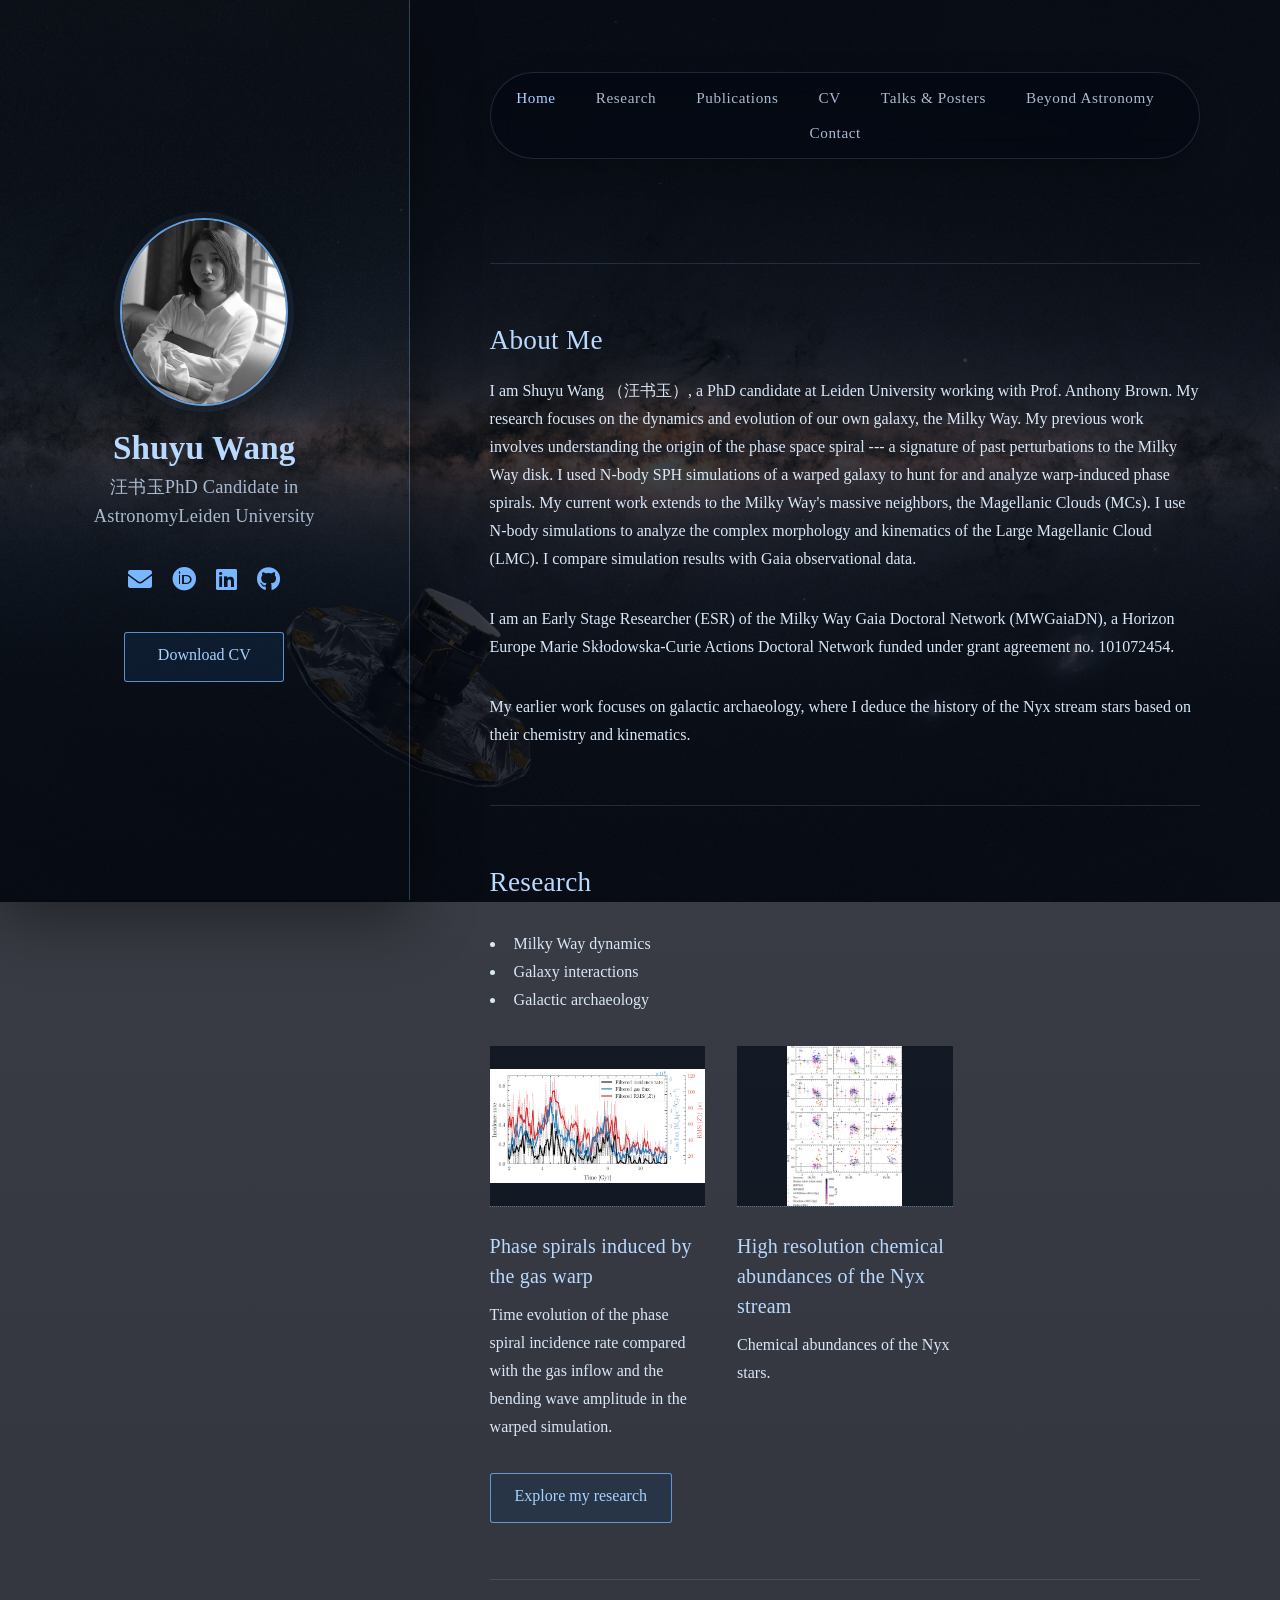
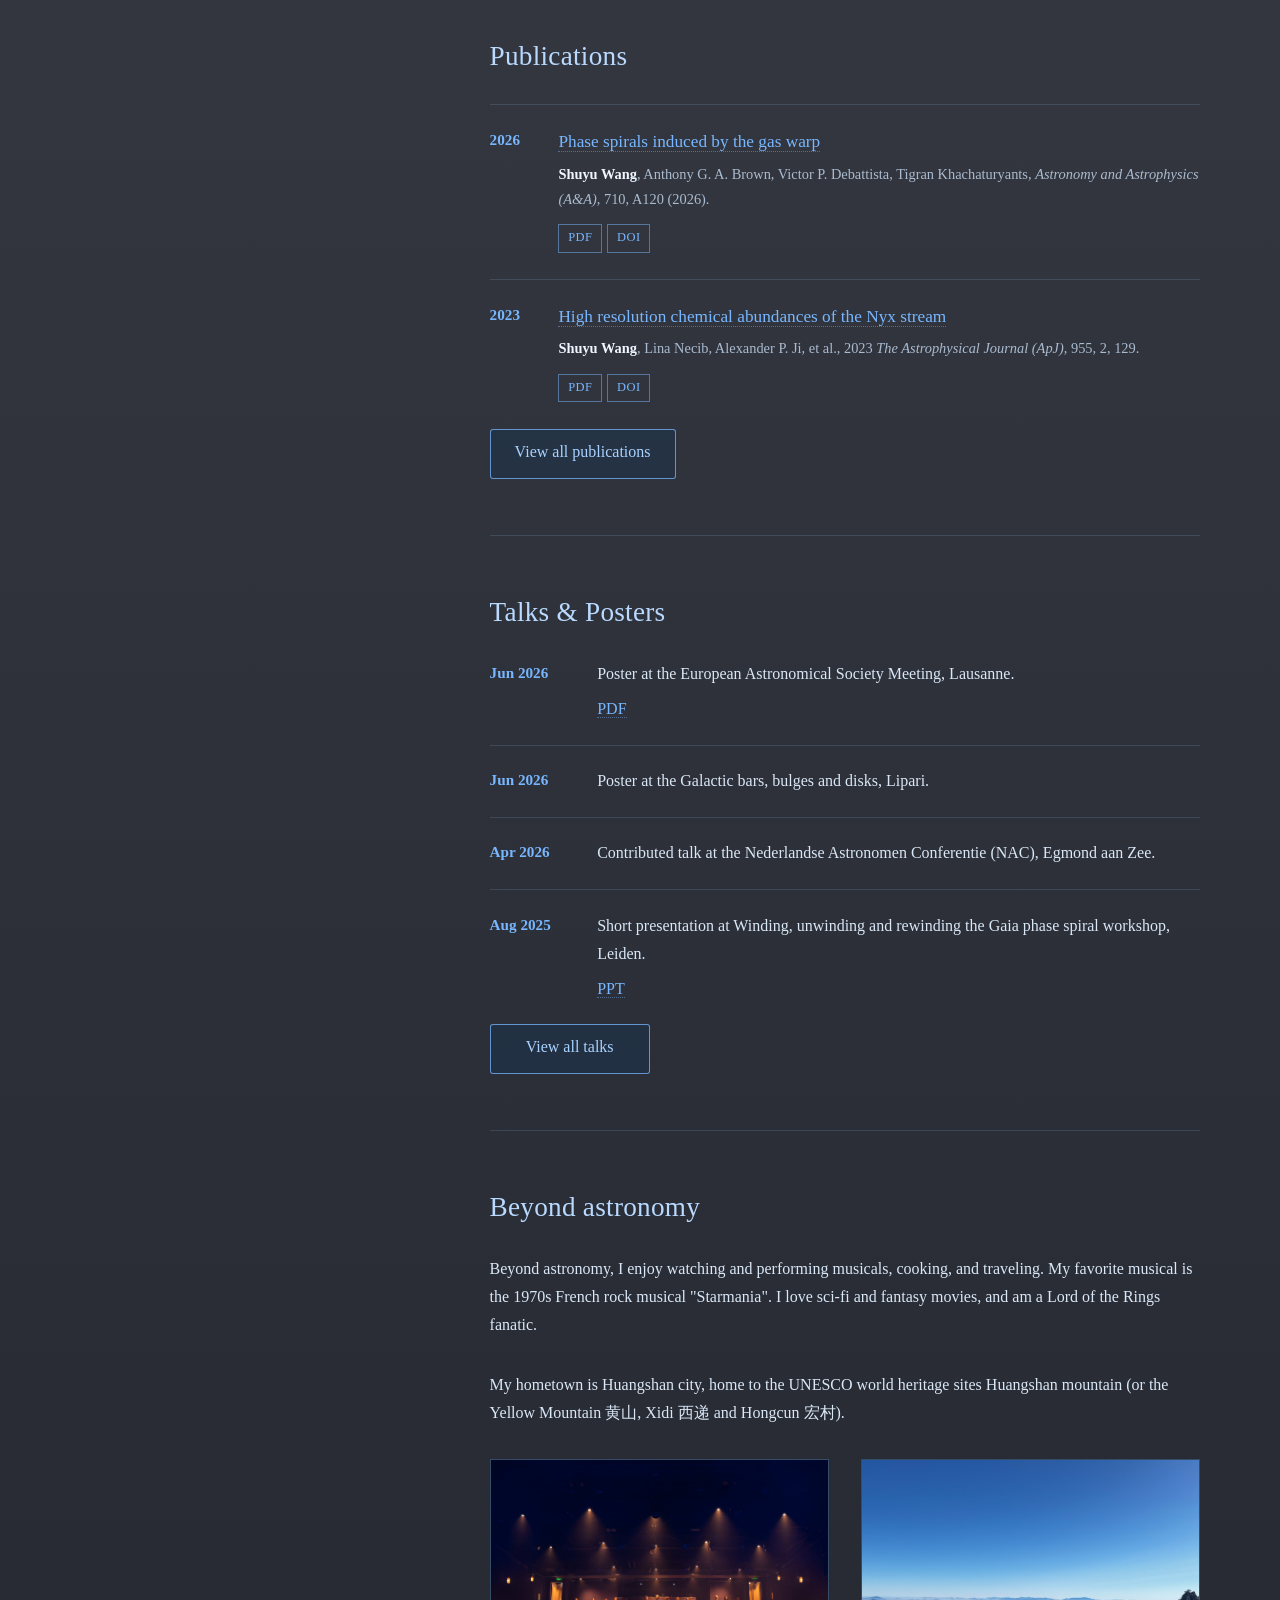
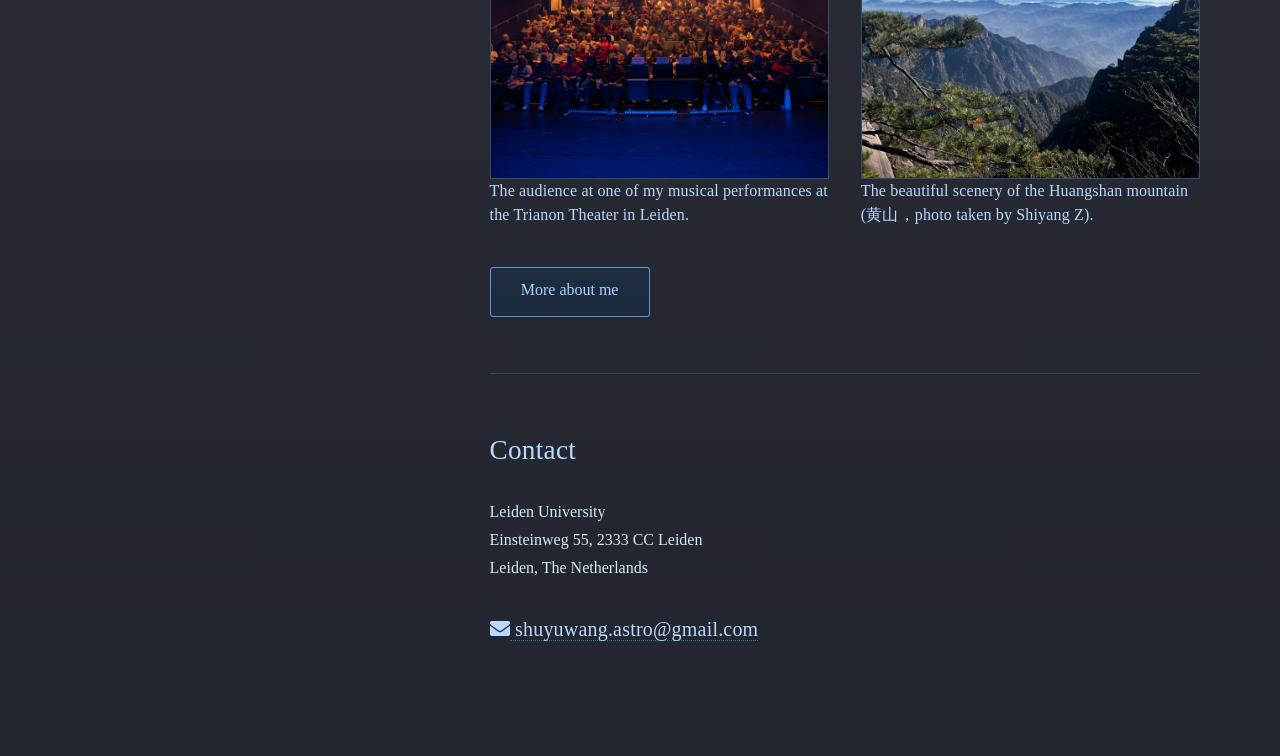
<file: index.html>
<!DOCTYPE HTML>
<html>
<head>
  <title>Shuyu Wang — Astronomy</title>
  <meta charset="utf-8" />
  <meta name="viewport" content="width=device-width, initial-scale=1, user-scalable=no" />
  <link rel="stylesheet" href="assets/css/main.css" />
  <link rel="stylesheet" href="assets/css/custom.css" />
</head>
<body class="is-preload">
  <header id="header">
    <div class="inner">
      <a href="index.html" class="image avatar"><img src="images/avatar.JPG" alt="Shuyu Wang" /></a>
      <h1><strong>Shuyu Wang</strong>汪书玉<br />PhD Candidate in Astronomy<br />Leiden University</h1>
      </ul>
      <ul class="icons">
        <li><a href="mailto:shuyuwang.astro@gmail.com" class="icon solid fa-envelope"><span class="label">Email</span></a></li>
        <li><a href="https://orcid.org/0000-0001-6663-5605" class="icon brands fa-orcid"><span class="label">ORCID</span></a></li>
        <li><a href="www.linkedin.com/in/shuyu-wang-9255a6138" class="icon brands fa-linkedin"><span class="label">LinkedIn</span></a></li>
        <li><a href="https://github.com/shuyuw-astro" class="icon brands fa-github"><span class="label">Github</span></a></li>
      </ul>
      <a href="files/CV.pdf?v=20261027" class="button">Download CV</a>
    </div>
  </header>

  <main id="main">
    <nav aria-label="Main navigation">
      <ul class="academic-nav">
        <li><a class="active" href="index.html">Home</a></li>
        <li><a href="research.html">Research</a></li>
        <li><a href="publications.html">Publications</a></li>
        <li><a href="cv.html">CV</a></li>
        <li><a href="talk.html">Talks &amp; Posters</a></li>
        <li><a href="interests.html">Beyond Astronomy</a></li>
        <li><a href="#contact">Contact</a></li>
      </ul>
    </nav>

    <section id="about" class="intro">
      <h2>About Me</h2>
      <p>I am Shuyu Wang （汪书玉）, a PhD candidate at Leiden University working with Prof. Anthony Brown. My research focuses on the dynamics and evolution of our own galaxy, the Milky Way. My previous work involves understanding the origin of the phase space spiral --- a signature of past perturbations to the Milky Way disk. I used N-body SPH simulations of a warped galaxy to hunt for and analyze warp-induced phase spirals. My current work extends to the Milky Way's massive neighbors, the Magellanic Clouds (MCs). I use N-body simulations to analyze the complex morphology and kinematics of the Large Magellanic Cloud (LMC). I compare simulation results with Gaia observational data. </p>
      <p> I am an Early Stage Researcher (ESR) of the Milky Way Gaia Doctoral Network (MWGaiaDN), a Horizon Europe Marie Skłodowska-Curie Actions Doctoral Network funded under grant agreement no. 101072454. </p>
      <p>My earlier work focuses on galactic archaeology, where I deduce the history of the Nyx stream stars based on their chemistry and kinematics.  </p>
    </section>

    <section id="research">
      <h2>Research</h2>
      <article class="research">
      <ul class="sidebar-list">
        <li>Milky Way dynamics</li>
        <li>Galaxy interactions</li>
        <li>Galactic archaeology</li>
      </article>
      <div class="row research-grid">

    <!-- Project 1 -->
    <article class="col-4 col-12-small research-card">

        <a href="research.html#project1" class="research-image">
            <img src="images/fulls/Fig7.png" alt="Research plot from Project 1" />
        </a>

        <h3>Phase spirals induced by the gas warp</h3>

        <p>
            Time evolution of the phase spiral incidence rate compared with the gas inflow and the bending wave amplitude in the warped simulation.
        </p>

    </article>


    <!-- Project 2 -->
    <article class="col-4 col-12-small research-card">

        <a href="research.html#project2" class="research-image">
            <img src="images/fulls/apjacec4df3_lr.jpg" alt="Research plot from Project 2" />
        </a>

        <h3>High resolution chemical abundances of the Nyx stream</h3>

        <p>
            Chemical abundances of the Nyx stars.
        </p>

    </article>


    <!-- Project 3 -->
      </div>

      <ul class="actions"><li><a href="research.html" class="button">Explore my research</a></li></ul>

    </section>

    <section id="publications">
      <h2>Publications</h2>
      <article class="publication">
        <div class="pub-year">2026</div><div class="pub-body"><div class="pub-title"><a href="#">Phase spirals induced by the gas warp</a></div><div class="pub-meta"><strong>Shuyu Wang</strong>, Anthony G. A. Brown, Victor P. Debattista, Tigran Khachaturyants, <em>Astronomy and Astrophysics (A&A)</em>, 710, A120 (2026).</div><div class="pub-links"><a href="https://www.aanda.org/articles/aa/pdf/2026/06/aa58812-25.pdf">PDF</a><a href="https://www.aanda.org/articles/aa/full_html/2026/06/aa58812-25/aa58812-25.html">DOI</a></div></div>
      </article>
      <article class="publication">
        <div class="pub-year">2023</div><div class="pub-body"><div class="pub-title"><a href="#">High resolution chemical abundances of the Nyx stream</a></div><div class="pub-meta"><strong>Shuyu Wang</strong>, Lina Necib, Alexander P. Ji, et al., 2023 <em>The Astrophysical Journal (ApJ)</em>, 955, 2, 129.</div><div class="pub-links"><a href="https://iopscience.iop.org/article/10.3847/1538-4357/acec4d/pdf">PDF</a><a href="https://iopscience.iop.org/article/10.3847/1538-4357/acec4d">DOI</a></div></div>
      </article>
      <ul class="actions"><li><a href="publications.html" class="button">View all publications</a></li></ul>
    </section>

    <section id="talk">
        <h2>Talks &amp; Posters</h2>

        <div class="talk-item">
            <div class="talk-date">Jun 2026</div>
            <div class="talk-body">
                <div class="talk-title"> Poster at the European Astronomical Society Meeting, Lausanne. </div>
                <div class="talk-links"> <a href="https://k-poster.kuoni-congress.info/eas-2026/gallery#/poster/9EE08125-BA98-4F7D-B8D1-A7FD442FC8D4" target="_blank" rel="noopener"> PDF</a>
                </div>
            </div>
        </div>
        <div class="talk-item">
            <div class="talk-date">Jun 2026</div>
            <div class="talk-body">
                <div class="talk-title"> Poster at the Galactic bars, bulges and disks, Lipari. </div>
            </div>
        </div>
        <div class="talk-item">
            <div class="talk-date">Apr 2026</div>
            <div class="talk-body">
                <div class="talk-title"> Contributed talk at the Nederlandse Astronomen Conferentie (NAC), Egmond aan Zee. </div>
            </div>
        </div>
        <div class="talk-item">
            <div class="talk-date">Aug 2025</div>
            <div class="talk-body">
                <div class="talk-title"> Short presentation at Winding, unwinding and rewinding the Gaia phase spiral workshop, Leiden. </div>
                <div class="talk-links"> <a href="https://docs.google.com/presentation/d/1dE7azuB1MmMVOlu1eE8iKZ1oN2tf2-sN/edit?slide=id.p1#slide=id.p1" target="_blank" rel="noopener"> PPT</a>
                </div>
            </div>
        </div>        
      <ul class="actions"><li><a href="talk.html" class="button">View all talks</a></li></ul>        
    </section>
    
    <section id="interests">
      <h2>Beyond astronomy</h2>
      <p>Beyond astronomy, I enjoy watching and performing musicals, cooking, and traveling. My favorite musical is the 1970s French rock musical "Starmania". I love sci-fi and fantasy movies, and am a Lord of the Rings fanatic. </p>
      <p>My hometown is Huangshan city, home to the UNESCO world heritage sites Huangshan mountain (or the Yellow Mountain 黄山, Xidi 西递 and Hongcun 宏村). </p>      
      <div class="row interest-grid">
 <article class="col-6 col-12-xsmall work-item interest-card">
  <div class="interest-panel">
      <div class="interest-slides">
    <img src="images/fulls/LAK.jpg" alt="Photography 1" />
    </div>
    </div>    
    <h3>The audience at one of my musical performances at the Trianon Theater in Leiden.</h3>
    </article>
        
 <article class="col-6 col-12-xsmall work-item interest-card">
  <div class="interest-panel">
        <div class="interest-slides">
    <img src="images/fulls/IMG_HS1.jpeg" alt="Photography 1" />
    </div>
        </div>    
    <h3>The beautiful scenery of the Huangshan mountain (黄山，photo taken by Shiyang Z).</h3>
    </article>
     </div>
     
      <ul class="actions"><li><a href="interests.html" class="button">More about me</a></li></ul>

    </section>


    <section id="contact">
      <h2>Contact</h2>
      <p>Leiden University<br />Einsteinweg 55, 2333 CC Leiden<br />Leiden, The Netherlands</p>
      <p><h3 class="icon solid fa-envelope"><span class="label">Email</span><a href="mailto:shuyuwang.astro@gmail.com"> shuyuwang.astro@gmail.com</a></h3></p>
    </section>
  </main>

  <script src="assets/js/jquery.min.js"></script>
  <script src="assets/js/jquery.poptrox.min.js"></script>
  <script src="assets/js/browser.min.js"></script>
  <script src="assets/js/breakpoints.min.js"></script>
  <script src="assets/js/util.js"></script>
  <script src="assets/js/main.js"></script>
</body>
</html>
</file>
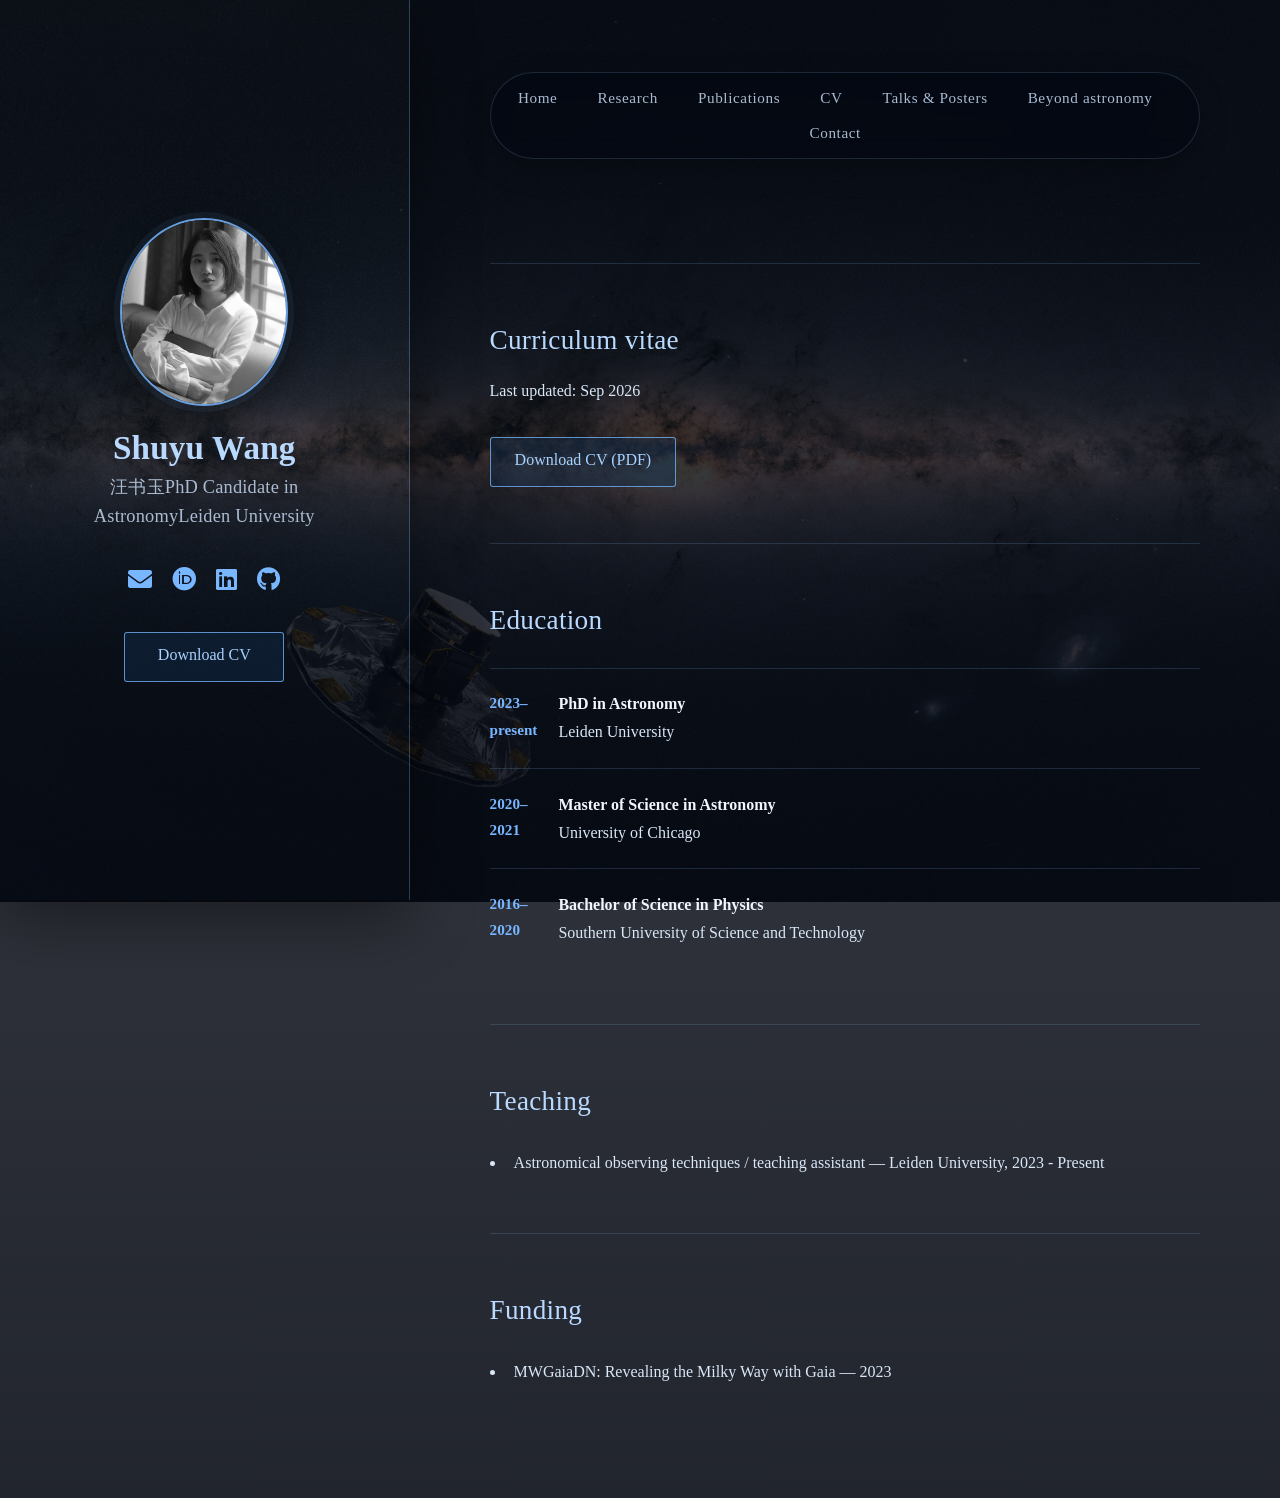
<file: cv.html>
<!DOCTYPE HTML>
<html><head><title>Shuyu Wang— Publications</title><meta charset="utf-8" /><meta name="viewport" content="width=device-width, initial-scale=1, user-scalable=no" /><link rel="stylesheet" href="assets/css/main.css" /><link rel="stylesheet" href="assets/css/custom.css" /></head>
<body class="is-preload">
<header id="header"><div class="inner"><a href="index.html" class="image avatar"><img src="images/avatar.JPG" alt="Your Name" /></a>
<h1><strong>Shuyu Wang</strong>汪书玉<br />PhD Candidate in Astronomy<br />Leiden University</h1>
<ul class="icons">
        <li><a href="mailto:shuyuwang.astro@gmail.com" class="icon solid fa-envelope"><span class="label">Email</span></a></li>
        <li><a href="https://orcid.org/0000-0001-6663-5605" class="icon brands fa-orcid"><span class="label">ORCID</span></a></li>
        <li><a href="www.linkedin.com/in/shuyu-wang-9255a6138" class="icon brands fa-linkedin"><span class="label">LinkedIn</span></a></li>
        <li><a href="https://github.com/shuyuw-astro" class="icon brands fa-github"><span class="label">Github</span></a></li>
</ul>
<a href="files/CV.pdf?v=20261027" class="button">Download CV</a></div></header>
<main id="main"><nav aria-label="Main navigation"><ul class="academic-nav"><li><a href="index.html">Home</a></li><li><a href="research.html">Research</a></li>        <li><a href="publications.html">Publications</a></li>
        <li><a href="cv.html">CV</a></li>
        <li><a href="talk.html">Talks &amp; Posters</a></li>
        <li><a href="interests.html">Beyond astronomy</a></li>
        <li><a href="index.html#contact">Contact</a></li>
</ul></nav>
<section class="intro"><h2>Curriculum vitae</h2><p>Last updated: Sep 2026</p><ul class="actions"><li><a href="files/CV.pdf" class="button">Download CV (PDF)</a></li></ul></section>
<section><h2>Education</h2><div class="publication"><div class="pub-year">2023–present</div><div class="pub-body"><strong>PhD in Astronomy</strong><br />Leiden University</div></div><div class="publication"><div class="pub-year">2020–2021</div><div class="pub-body"><strong>Master of Science in Astronomy</strong><br />University of Chicago</div></div><div class="publication"><div class="pub-year">2016–2020</div><div class="pub-body"><strong>Bachelor of Science in Physics</strong><br />Southern University of Science and Technology</div></div></section>
<section><h2>Teaching</h2><ul><li>Astronomical observing techniques / teaching assistant — Leiden University, 2023 - Present</li></ul></section>
<section><h2>Funding</h2><ul><li>MWGaiaDN: Revealing the Milky Way with Gaia — 2023</li></ul></section>
</main><script src="assets/js/jquery.min.js"></script><script src="assets/js/browser.min.js"></script><script src="assets/js/breakpoints.min.js"></script><script src="assets/js/util.js"></script><script src="assets/js/main.js"></script></body></html>
</file>
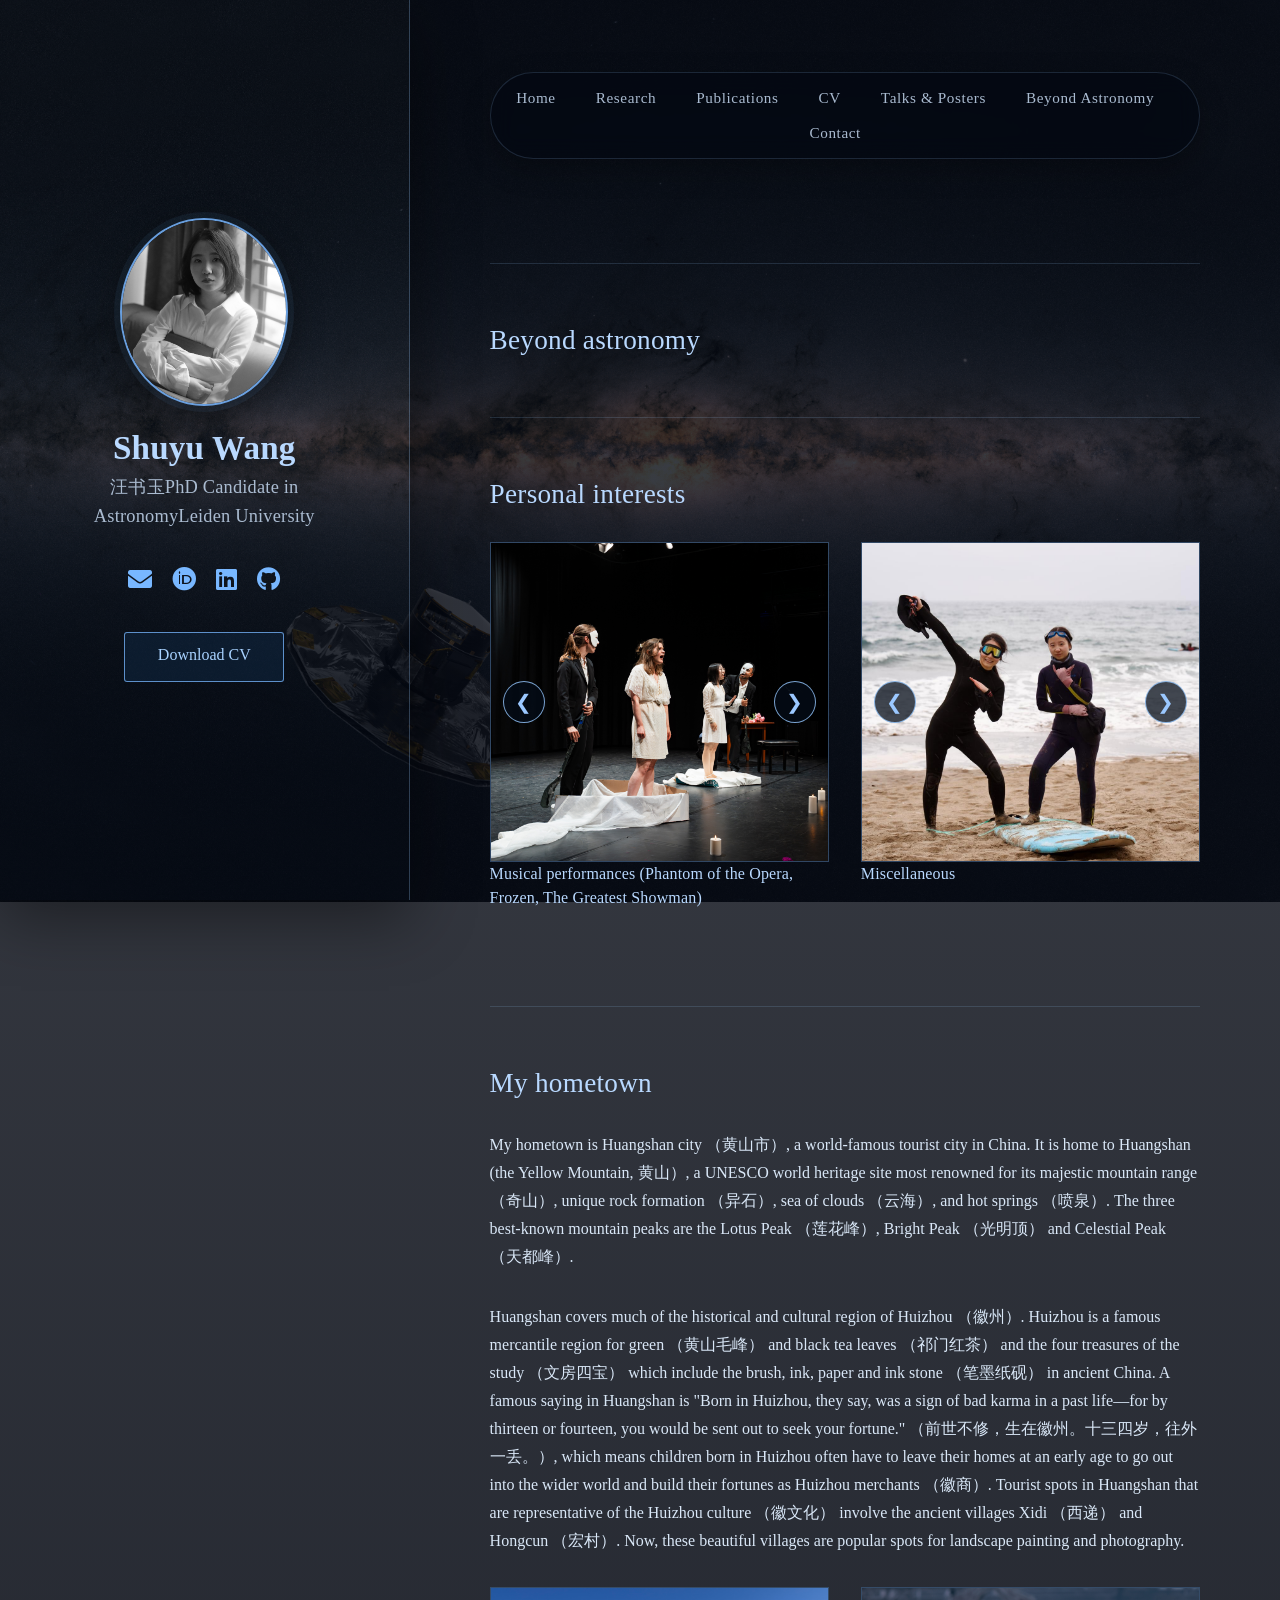
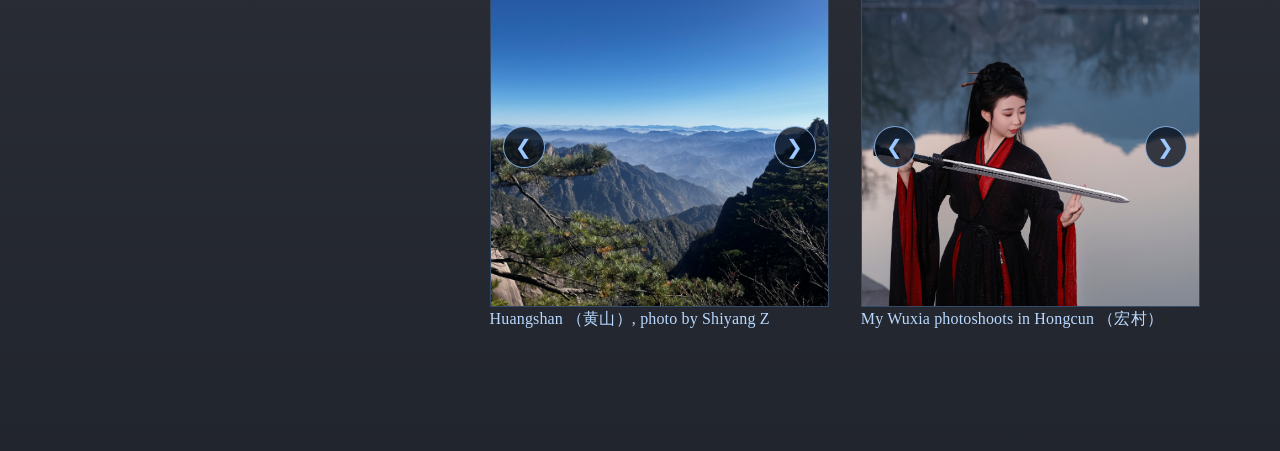
<file: interests.html>
<!DOCTYPE HTML>
<html><head><title>Shuyu Wang — Publications</title><meta charset="utf-8" /><meta name="viewport" content="width=device-width, initial-scale=1, user-scalable=no" /><link rel="stylesheet" href="assets/css/main.css" /><link rel="stylesheet" href="assets/css/custom.css" /></head>
<body class="is-preload">
<header id="header"><div class="inner"><a href="index.html" class="image avatar"><img src="images/avatar.JPG" alt="Your Name" /></a>      
<h1><strong>Shuyu Wang</strong>汪书玉<br />PhD Candidate in Astronomy<br />Leiden University</h1>

<ul class="icons">
        <li><a href="mailto:shuyuwang.astro@gmail.com" class="icon solid fa-envelope"><span class="label">Email</span></a></li>
        <li><a href="https://orcid.org/0000-0001-6663-5605" class="icon brands fa-orcid"><span class="label">ORCID</span></a></li>
        <li><a href="www.linkedin.com/in/shuyu-wang-9255a6138" class="icon brands fa-linkedin"><span class="label">LinkedIn</span></a></li>
        <li><a href="https://github.com/shuyuw-astro" class="icon brands fa-github"><span class="label">Github</span></a></li>
</ul>
<a href="files/CV.pdf?v=20261027" class="button">Download CV</a></div></header>
<main id="main"><nav aria-label="Main navigation"><ul class="academic-nav"><li><a href="index.html">Home</a></li><li><a href="research.html">Research</a></li>        <li><a href="publications.html">Publications</a></li>
        <li><a href="cv.html">CV</a></li>
        <li><a href="talk.html">Talks &amp; Posters</a></li>
        <li><a href="interests.html">Beyond Astronomy</a></li>
        <li><a href="index.html#contact">Contact</a></li>
</ul></nav>
<section class="intro"><h2>Beyond astronomy</h2>      
</section>
<section><h2>Personal interests </h2>
    <section id="interests">
      <div class="row interest-grid">
 <article class="col-6 col-12-xsmall work-item interest-card">
  <div class="interest-panel">
    <div class="interest-slides">
      <img src="images/fulls/musical/01.jpg" alt="Photography 1" />
      <img src="images/fulls/musical/02.jpg" alt="Photography 2" />
      <img src="images/fulls/musical/03.JPG" alt="Photography 3" />
      <img src="images/fulls/musical/04.jpg" alt="Photography 4" />      
    </div>

    <button class="interest-prev" type="button" aria-label="Previous photography image">
      &#10094;
    </button>
    <button class="interest-next" type="button" aria-label="Next photography image">
      &#10095;
    </button>
  </div>

  <h3>Musical performances (Phantom of the Opera, Frozen, The Greatest Showman)</h3>
</article>


<article class="col-6 col-12-xsmall work-item interest-card">
  <div class="interest-panel">
    <div class="interest-slides">
      <img src="images/fulls/outdoor/01.JPG" alt="image 1" />
      <img src="images/fulls/outdoor/03.jpeg" alt="image 2" />
    </div>

    <button class="interest-prev" type="button" aria-label="Previous image">
      &#10094;
    </button>
    <button class="interest-next" type="button" aria-label="Next image">
      &#10095;
    </button>
  </div>

  <h3>Miscellaneous</h3>
</article>


</article>
      </div>
    </section>

      </div>

    </section>
<section><h2>My hometown </h2>
<p>My hometown is Huangshan city （黄山市）, a world-famous tourist city in China. It is home to Huangshan (the Yellow Mountain, 黄山）, a UNESCO world heritage site most renowned for its majestic mountain range （奇山）, unique rock formation （异石）,  sea of clouds （云海）, and hot springs （喷泉）. The three best-known mountain peaks are the Lotus Peak （莲花峰）, Bright Peak （光明顶） and Celestial Peak （天都峰）. </p>
<p>Huangshan covers much of the historical and cultural region of Huizhou （徽州）. Huizhou is a famous mercantile region for green （黄山毛峰） and black tea leaves （祁门红茶） and the four treasures of the study （文房四宝） which include the brush, ink, paper and ink stone （笔墨纸砚） in ancient China. A famous saying in Huangshan is "Born in Huizhou, they say, was a sign of bad karma in a past life—for by thirteen or fourteen, you would be sent out to seek your fortune." （前世不修，生在徽州。十三四岁，往外一丢。）, which means children born in Huizhou often have to leave their homes at an early age to go out into the wider world and build their fortunes as Huizhou merchants （徽商）. Tourist spots in Huangshan that are representative of the Huizhou culture （徽文化） involve the ancient villages Xidi （西递） and Hongcun （宏村）. Now, these beautiful villages are popular spots for landscape painting and photography. </p>
    <section id="interests">
      <div class="row interest-grid">
<article class="col-6 col-12-xsmall work-item interest-card">
  <div class="interest-panel">
    <div class="interest-slides">
      <img src="images/fulls/IMG_HS1.jpeg" alt="image 1" />
      <img src="images/fulls/IMG_HS2.JPG" alt="image 2" />
      <img src="images/fulls/IMG_HS3.jpeg" alt="image 3" />
    </div>
    <button class="interest-prev" type="button" aria-label="Previous image">
      &#10094;
    </button>
    <button class="interest-next" type="button" aria-label="Next image">
      &#10095;
    </button>
  </div>

  <h3>Huangshan （黄山）, photo by Shiyang Z</h3>
</article>
  
<article class="col-6 col-12-xsmall work-item interest-card">
  <div class="interest-panel">
    <div class="interest-slides">
      <img src="images/fulls/wuxia1.JPG" alt="image 1" />
      <img src="images/fulls/wuxia2.JPG" alt="image 2" />
    </div>

    <button class="interest-prev" type="button" aria-label="Previous image">
      &#10094;
    </button>
    <button class="interest-next" type="button" aria-label="Next image">
      &#10095;
    </button>
  </div>

  <h3>My Wuxia photoshoots in Hongcun （宏村）</h3>
</article>
  
  
  
  
</article>
      </div>
</section>
    
</main><script src="assets/js/jquery.min.js"></script><script src="assets/js/browser.min.js"></script><script src="assets/js/breakpoints.min.js"></script><script src="assets/js/util.js"></script><script src="assets/js/main.js"></script></body></html>
</file>
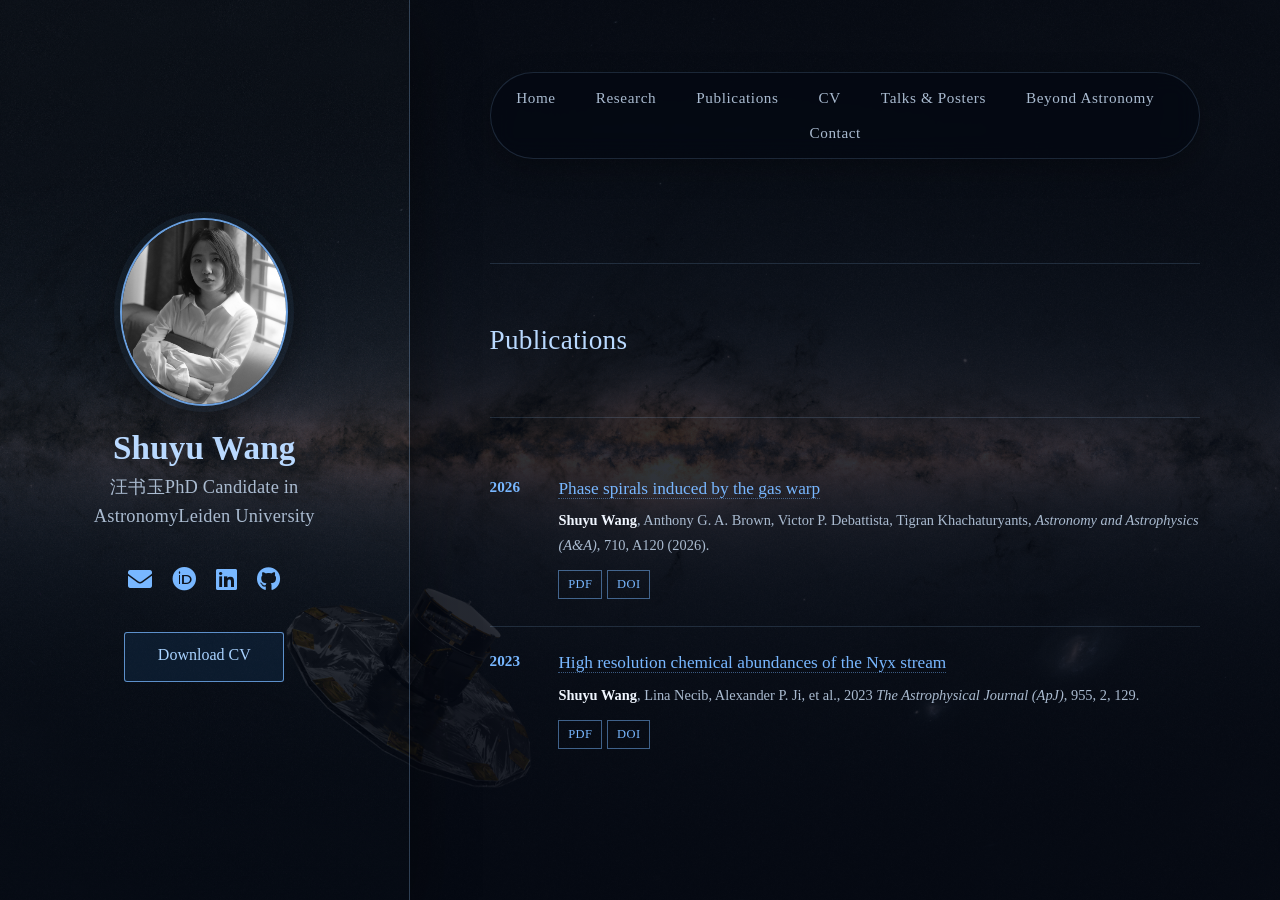
<file: publications.html>
<!DOCTYPE HTML>
<html><head><title>Shuyu Wang— Publications</title><meta charset="utf-8" /><meta name="viewport" content="width=device-width, initial-scale=1, user-scalable=no" /><link rel="stylesheet" href="assets/css/main.css" /><link rel="stylesheet" href="assets/css/custom.css" /></head>
<body class="is-preload">
<header id="header"><div class="inner"><a href="index.html" class="image avatar"><img src="images/avatar.JPG" alt="Your Name" /></a>
<h1><strong>Shuyu Wang</strong>汪书玉<br />PhD Candidate in Astronomy<br />Leiden University</h1>
<ul class="icons">
        <li><a href="mailto:shuyuwang.astro@gmail.com" class="icon solid fa-envelope"><span class="label">Email</span></a></li>
        <li><a href="https://orcid.org/0000-0001-6663-5605" class="icon brands fa-orcid"><span class="label">ORCID</span></a></li>
        <li><a href="www.linkedin.com/in/shuyu-wang-9255a6138" class="icon brands fa-linkedin"><span class="label">LinkedIn</span></a></li>
        <li><a href="https://github.com/shuyuw-astro" class="icon brands fa-github"><span class="label">Github</span></a></li>
</ul>
<a href="files/CV.pdf?v=20261027" class="button">Download CV</a></div></header>
<main id="main"><nav aria-label="Main navigation"><ul class="academic-nav"><li><a href="index.html">Home</a></li><li><a href="research.html">Research</a></li>        <li><a href="publications.html">Publications</a></li>
        <li><a href="cv.html">CV</a></li>
        <li><a href="talk.html">Talks &amp; Posters</a></li>
        <li><a href="interests.html">Beyond Astronomy</a></li>
        <li><a href="index.html#contact">Contact</a></li>
</ul></nav>
<section class="intro"><h2>Publications</h2></section>
<section> <article class="publication">
        <div class="pub-year">2026</div><div class="pub-body"><div class="pub-title"><a href="#">Phase spirals induced by the gas warp</a></div><div class="pub-meta"><strong>Shuyu Wang</strong>, Anthony G. A. Brown, Victor P. Debattista, Tigran Khachaturyants, <em>Astronomy and Astrophysics (A&A)</em>, 710, A120 (2026).</div><div class="pub-links"><a href="https://www.aanda.org/articles/aa/pdf/2026/06/aa58812-25.pdf">PDF</a><a href="https://www.aanda.org/articles/aa/full_html/2026/06/aa58812-25/aa58812-25.html">DOI</a></div></div>
      </article>
      <article class="publication">
        <div class="pub-year">2023</div><div class="pub-body"><div class="pub-title"><a href="#">High resolution chemical abundances of the Nyx stream</a></div><div class="pub-meta"><strong>Shuyu Wang</strong>, Lina Necib, Alexander P. Ji, et al., 2023 <em>The Astrophysical Journal (ApJ)</em>, 955, 2, 129.</div><div class="pub-links"><a href="https://iopscience.iop.org/article/10.3847/1538-4357/acec4d/pdf">PDF</a><a href="https://iopscience.iop.org/article/10.3847/1538-4357/acec4d">DOI</a></div></div>
      </article>
      </section>
</main><script src="assets/js/jquery.min.js"></script><script src="assets/js/browser.min.js"></script><script src="assets/js/breakpoints.min.js"></script><script src="assets/js/util.js"></script><script src="assets/js/main.js"></script></body></html>
</file>
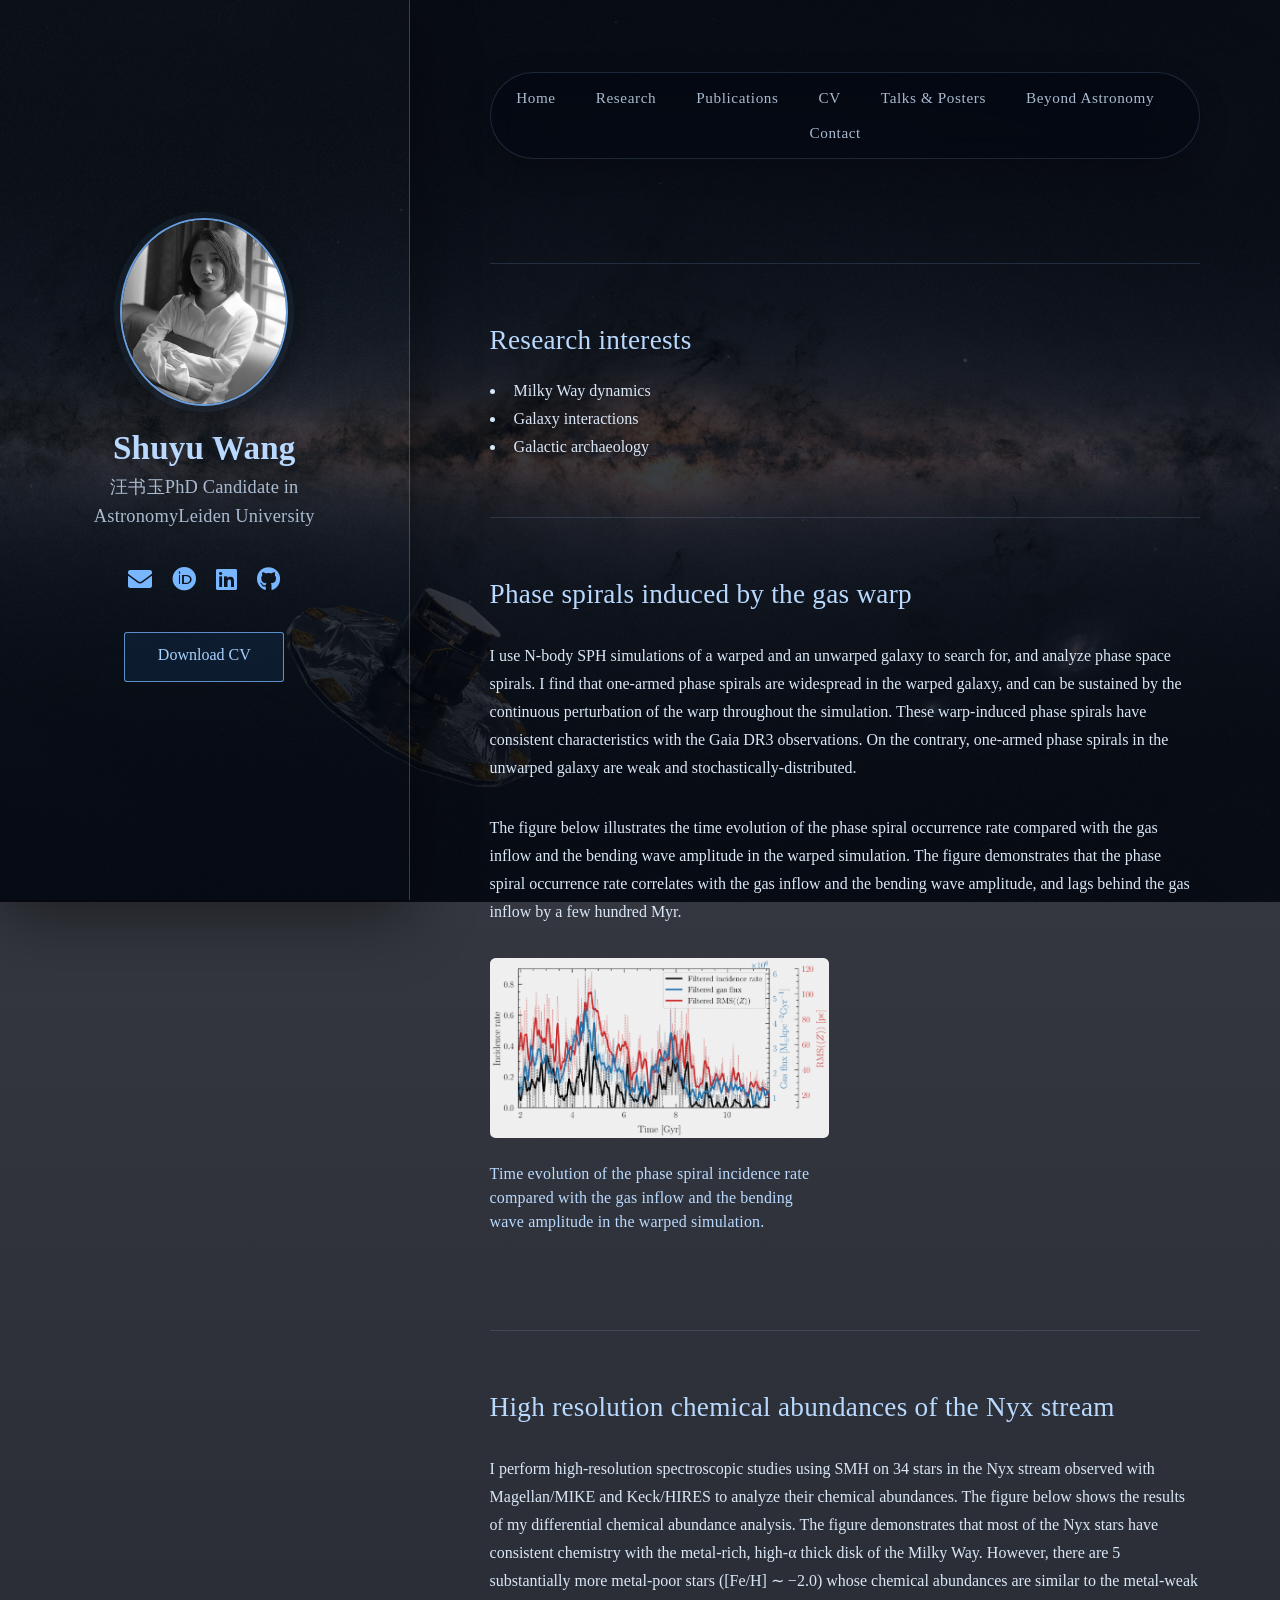
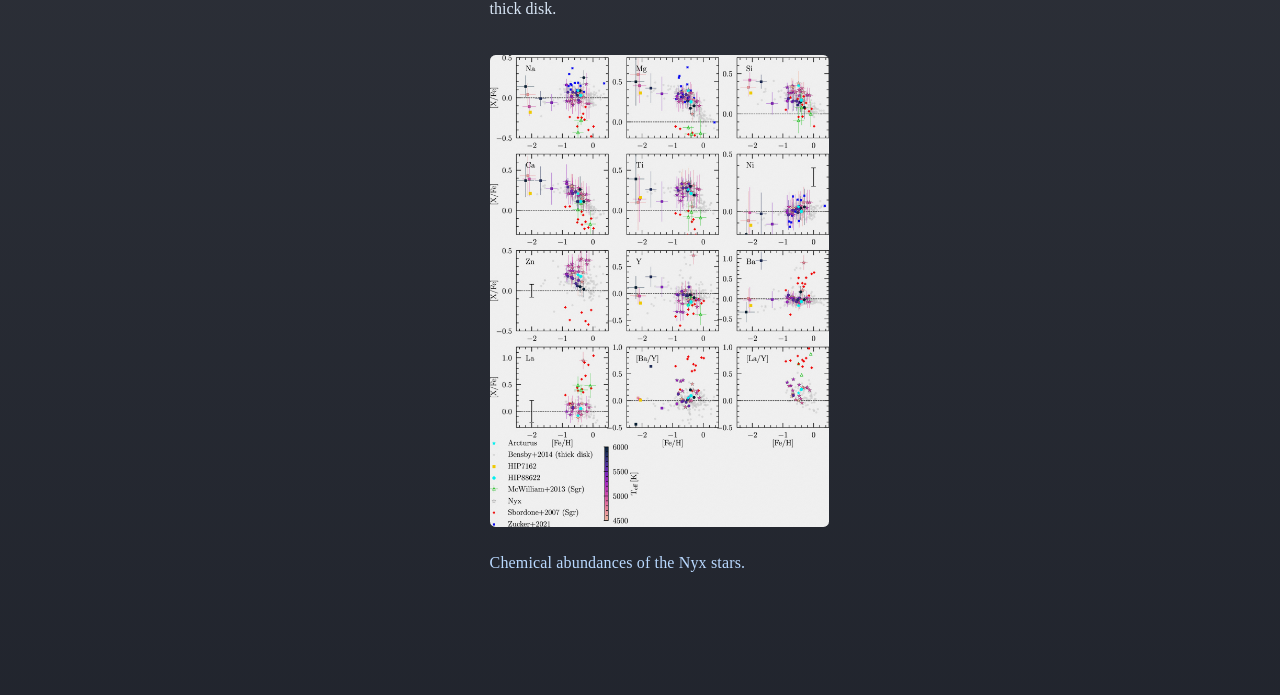
<file: research.html>
<!DOCTYPE HTML>
<html><head><title>Shuyu Wang — Publications</title><meta charset="utf-8" /><meta name="viewport" content="width=device-width, initial-scale=1, user-scalable=no" /><link rel="stylesheet" href="assets/css/main.css" /><link rel="stylesheet" href="assets/css/custom.css" /></head>
<body class="is-preload">
<header id="header"><div class="inner"><a href="index.html" class="image avatar"><img src="images/avatar.JPG" alt="Your Name" /></a>
<h1><strong>Shuyu Wang</strong>汪书玉<br />PhD Candidate in Astronomy<br />Leiden University</h1>
<ul class="icons">
        <li><a href="mailto:shuyuwang.astro@gmail.com" class="icon solid fa-envelope"><span class="label">Email</span></a></li>
        <li><a href="https://orcid.org/0000-0001-6663-5605" class="icon brands fa-orcid"><span class="label">ORCID</span></a></li>
        <li><a href="www.linkedin.com/in/shuyu-wang-9255a6138" class="icon brands fa-linkedin"><span class="label">LinkedIn</span></a></li>
        <li><a href="https://github.com/shuyuw-astro" class="icon brands fa-github"><span class="label">Github</span></a></li>
</ul>
<a href="files/CV.pdf?v=20261027" class="button">Download CV</a></div></header>
<main id="main"><nav aria-label="Main navigation"><ul class="academic-nav"><li><a href="index.html">Home</a></li><li><a href="research.html">Research</a></li>        <li><a href="publications.html">Publications</a></li>
        <li><a href="cv.html">CV</a></li>
        <li><a href="talk.html">Talks &amp; Posters</a></li>
        <li><a href="interests.html">Beyond Astronomy</a></li>
        <li><a href="index.html#contact">Contact</a></li>
</ul></nav>
<section class="intro"><h2>Research interests</h2>      
<article class="research">
      <ul class="sidebar-list">
        <li>Milky Way dynamics</li>
        <li>Galaxy interactions</li>
        <li>Galactic archaeology</li>
      </article>
</section>
<section id="project1"><h2>Phase spirals induced by the gas warp</h2><p>I use N-body SPH simulations of a warped and an unwarped galaxy to search for, and analyze phase space spirals. I find that one-armed phase spirals are widespread in the warped galaxy, and can be sustained by the continuous perturbation of the warp throughout the simulation. These warp-induced phase spirals have consistent characteristics with the Gaia DR3 observations. On the contrary, one-armed phase spirals in the unwarped galaxy are weak and stochastically-distributed. </p> 
<p>The figure below illustrates the time evolution of the phase spiral occurrence rate compared with the gas inflow and the bending wave amplitude in the warped simulation. The figure demonstrates that the phase spiral occurrence rate correlates with the gas inflow and the bending wave amplitude, and lags behind the gas inflow by a few hundred Myr. </p>
      <div class="row">
        <article class="col-6 col-12-xsmall work-item">
          <a href="images/fulls/Fig7.png" class="image fit thumb"><img src="images/fulls/Fig7.png" alt="" /></a>
          <h3>Time evolution of the phase spiral incidence rate compared with the gas inflow and the bending wave amplitude in the warped simulation.</h3>
        </article>
      </div>
</section>
<section id="project2"><h2>High resolution chemical abundances of the Nyx stream</h2><p>I perform high-resolution spectroscopic studies using SMH on 34 stars in the Nyx stream observed with Magellan/MIKE and Keck/HIRES to analyze their chemical abundances. The figure below shows the results of my differential chemical abundance analysis. The figure demonstrates that most of the Nyx stars have consistent chemistry with the metal-rich, high-α thick disk of the Milky Way. However, there are 5 substantially more metal-poor stars ([Fe/H] ∼ −2.0) whose chemical abundances are similar to the metal-weak thick disk.</p>
      <div class="row">
        <article class="col-6 col-12-xsmall work-item">
          <a href="images/fulls/apjacec4df3_lr.jpg" class="image fit thumb"><img src="images/fulls/apjacec4df3_lr.jpg" alt="" /></a>
          <h3>Chemical abundances of the Nyx stars.</h3>
        </article>
      </div>
</section>
</main><script src="assets/js/jquery.min.js"></script><script src="assets/js/browser.min.js"></script><script src="assets/js/breakpoints.min.js"></script><script src="assets/js/util.js"></script><script src="assets/js/main.js"></script></body></html>
</file>
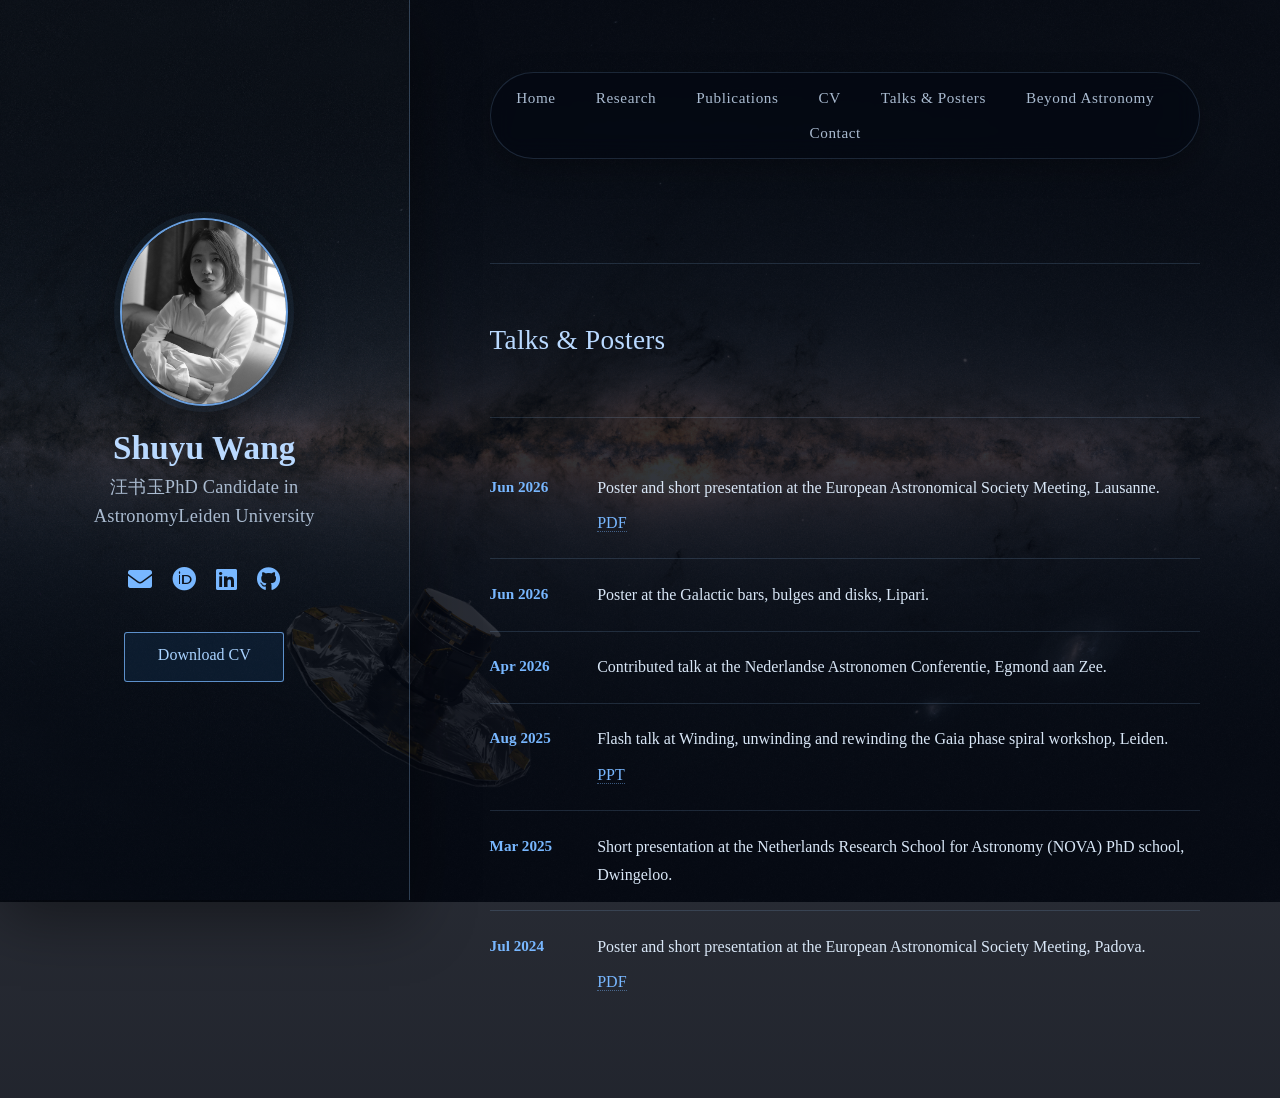
<file: talk.html>
<!DOCTYPE HTML>
<html><head><title>Shuyu Wang— Publications</title><meta charset="utf-8" /><meta name="viewport" content="width=device-width, initial-scale=1, user-scalable=no" /><link rel="stylesheet" href="assets/css/main.css" /><link rel="stylesheet" href="assets/css/custom.css" /></head>
<body class="is-preload">
<header id="header"><div class="inner"><a href="index.html" class="image avatar"><img src="images/avatar.JPG" alt="Your Name" /></a>
<h1><strong>Shuyu Wang</strong>汪书玉<br />PhD Candidate in Astronomy<br />Leiden University</h1>
<ul class="icons">
        <li><a href="mailto:shuyuwang.astro@gmail.com" class="icon solid fa-envelope"><span class="label">Email</span></a></li>
        <li><a href="https://orcid.org/0000-0001-6663-5605" class="icon brands fa-orcid"><span class="label">ORCID</span></a></li>
        <li><a href="www.linkedin.com/in/shuyu-wang-9255a6138" class="icon brands fa-linkedin"><span class="label">LinkedIn</span></a></li>
        <li><a href="https://github.com/shuyuw-astro" class="icon brands fa-github"><span class="label">Github</span></a></li>
</ul>
<a href="files/CV.pdf?v=20261027" class="button">Download CV</a></div></header>
<main id="main"><nav aria-label="Main navigation"><ul class="academic-nav"><li><a href="index.html">Home</a></li><li><a href="research.html">Research</a></li>        <li><a href="publications.html">Publications</a></li>
        <li><a href="cv.html">CV</a></li>
        <li><a href="talk.html">Talks &amp; Posters</a></li>
        <li><a href="interests.html">Beyond Astronomy</a></li>
        <li><a href="index.html#contact">Contact</a></li>
</ul></nav>
<section class="intro"><h2>Talks &amp; Posters</h2></section>
<section> <article class="talk">
                <div class="talk-item">
            <div class="talk-date">Jun 2026</div>
            <div class="talk-body">
                <div class="talk-title"> Poster and short presentation at the European Astronomical Society Meeting, Lausanne. </div>
                <div class="talk-links"> <a href="https://k-poster.kuoni-congress.info/eas-2026/gallery#/poster/9EE08125-BA98-4F7D-B8D1-A7FD442FC8D4" target="_blank" rel="noopener"> PDF</a>
                </div>
            </div>
        </div>
        <div class="talk-item">
            <div class="talk-date">Jun 2026</div>
            <div class="talk-body">
                <div class="talk-title"> Poster at the Galactic bars, bulges and disks, Lipari. </div>
            </div>
        </div>
        <div class="talk-item">
            <div class="talk-date">Apr 2026</div>
            <div class="talk-body">
                <div class="talk-title"> Contributed talk at the Nederlandse Astronomen Conferentie, Egmond aan Zee. </div>
            </div>
        </div>
        <div class="talk-item">
            <div class="talk-date">Aug 2025</div>
            <div class="talk-body">
                <div class="talk-title"> Flash talk at Winding, unwinding and rewinding the Gaia phase spiral workshop, Leiden. </div>
                <div class="talk-links"> <a href="https://docs.google.com/presentation/d/1dE7azuB1MmMVOlu1eE8iKZ1oN2tf2-sN/edit?slide=id.p1#slide=id.p1" target="_blank" rel="noopener"> PPT</a>
                </div>
            </div>
        </div>

        <div class="talk-item">
            <div class="talk-date">Mar 2025</div>
            <div class="talk-body">
                <div class="talk-title"> Short presentation at the Netherlands Research School for Astronomy (NOVA) PhD school, Dwingeloo. </div>
                </div>
            </div>
        </div>

        
        <div class="talk-item">
            <div class="talk-date">Jul 2024</div>
            <div class="talk-body">
                <div class="talk-title"> Poster and short presentation at the European Astronomical Society Meeting, Padova. </div>
                <div class="talk-links"> <a href="https://k-poster.kuoni-congress.info/eas-2024/gallery#/poster/7b9677b4-8538-4937-84a6-641f22e6f7cf" target="_blank" rel="noopener"> PDF</a>
                </div>
            </div>
        </div>
      
      </section>
</main><script src="assets/js/jquery.min.js"></script><script src="assets/js/browser.min.js"></script><script src="assets/js/breakpoints.min.js"></script><script src="assets/js/util.js"></script><script src="assets/js/main.js"></script></body></html>
</file>
<file: assets/css/custom.css>
/* =========================================================
   ACADEMIC ASTRONOMY THEME
   Edit this file to change the visual appearance.
   ========================================================= */

:root {
  --bg: #050914;
  --panel: rgba(4, 10, 22, 0.82);
  --panel-strong: rgba(4, 10, 22, 0.93);
  --text: #d9e7f7;
  --muted: #aabbd0;
  --heading: #b9d9ff;
  --accent: #78b7ff;
  --accent-bright: #a8d2ff;
  --border: rgba(151, 197, 247, 0.28);
  --border-soft: rgba(151, 197, 247, 0.16);
  --shadow: 0 18px 60px rgba(0, 0, 0, 0.42);
}

html {
  scroll-behavior: smooth;
}

body,
input,
select,
textarea {
  background: var(--bg);
  color: var(--text);
  font-family: Georgia, "Times New Roman", serif;
  font-size: 16px;
  line-height: 1.75;
}

body {
  background:
    linear-gradient(rgba(3, 7, 17, 0.76), rgba(3, 7, 17, 0.88)),
    url("../../images/Gaia_observes_the_Milky_Way.jpg") center center / cover fixed no-repeat;
  min-height: 100vh;
}

body:before {
  background: rgba(0, 0, 0, 0.08);
}

a {
  color: var(--accent);
  border-bottom-color: rgba(120, 183, 255, 0.45);
}

a:hover {
  color: var(--accent-bright) !important;
}

strong,
b {
  color: #f0f6ff;
  font-weight: 600;
}

h1,
h2,
h3,
h4,
h5,
h6 {
  color: var(--heading);
  font-family: Georgia, "Times New Roman", serif;
  font-weight: 400;
  letter-spacing: 0.01em;
}

h1 { font-size: 2.25em; }
h2 { font-size: 1.7em; }
h3 { font-size: 1.25em; }

p,
li,
dd,
dt {
  color: var(--text);
}

/* Sidebar / identity panel */
#header {
  background:
    linear-gradient(rgba(3, 8, 18, 0.62), rgba(3, 8, 18, 0.88)),
    url("../../images/Gaia_observes_the_Milky_Way.jpg") center center / cover no-repeat;
  border-right: 1px solid var(--border);
  box-shadow: var(--shadow);
  color: var(--muted);
  padding: 5em 3.2em;
  text-align: center;
  width: 32%;
}

#header > .inner {
  text-align: center;
  display: flex;
  flex-direction: column;
  align-items: center;
  justify-content: center;
}

#header .image.avatar {
  border: 2px solid rgba(120, 183, 255, 0.85);
  box-shadow: 0 0 0 6px rgba(120, 183, 255, 0.07), 0 10px 35px rgba(0,0,0,.45);
  margin-bottom: 1.4em;
  width: 10.5em;
}

#header h1 {
  color: var(--muted);
  font-size: 1.15em;
  line-height: 1.55em;
  margin: 0 0 1.5em;
}

#header h1 strong {
  color: var(--heading);
  display: block;
  font-size: 1.8em;
  line-height: 1.15;
  margin-bottom: 0.2em;
}

#header .sidebar-label {
  color: var(--accent);
  font-size: 0.78em;
  letter-spacing: 0.13em;
  margin: 1.3em 0 0.35em;
  text-transform: uppercase;
}

#header .sidebar-list {
  list-style: none;
  margin: 0;
  padding: 0;
}

#header .sidebar-list li {
  color: var(--text);
  margin: 0.2em 0;
  padding: 0;
}

#header .sidebar-list li:before {
  color: var(--accent);
  content: "✦";
  margin-right: 0.55em;
}

#header .social-links {
  display: flex;
  flex-wrap: wrap;
  gap: 0.55em 1em;
  list-style: none;
  margin: 0.6em 0 1.3em;
  padding: 0;
}

#header .social-links li {
  padding: 0;
}

#header .social-links a {
  border-bottom: 0;
  color: var(--muted);
  font-size: 0.95em;
}

#header .social-links a:hover {
  color: var(--accent-bright) !important;
}



/* Main content */
#main {
  margin-left: 32%;
  max-width: none;
  padding: 4.5em 5em 5em;
  width: 68%;
}

#main > section {
  border-top: 1px solid var(--border-soft);
  margin: 3.5em 0 0;
  padding: 3.5em 0 0;
}

#main > section:first-child {
  border-top: 0;
  margin-top: 0;
  padding-top: 0;
}

.section-kicker {
  color: var(--accent);
  font-size: 0.78em;
  letter-spacing: 0.15em;
  margin-bottom: 0.7em;
  text-transform: uppercase;
}

.intro {
  background: none;
  border: 0;
  border-radius: 0;
  box-shadow: none;
  padding: 0 0 1em;
}
.intro h2 {
  margin-bottom: 0.6em;
}

/* Academic navigation */
.academic-nav {
  backdrop-filter: blur(12px);
  background: rgba(3, 8, 18, 0.68);
  border: 1px solid var(--border-soft);
  border-radius: 999px;
  box-shadow: 0 10px 30px rgba(0,0,0,.24);
  display: flex;
  flex-wrap: wrap;
  gap: 0.4em 1.1em;
  list-style: none;
  margin: 0 0 3em;
  padding: 0.7em 1.2em;
}

.academic-nav li {
  padding: 0;
}

.academic-nav a {
  border-bottom: 0;
  color: var(--muted);
  font-size: 0.86em;
  letter-spacing: 0.04em;
}

.academic-nav a:hover,
.academic-nav a.active {
  color: var(--accent-bright) !important;
}

/* Publication entries */
.publication {
  border-top: 1px solid var(--border-soft);
  padding: 1.35em 0;
}

.publication:first-child {
  border-top: 0;
  padding-top: 0;
}

.publication .pub-year {
  color: var(--accent);
  float: left;
  font-size: 0.95em;
  font-weight: 600;
  width: 4.3em;
}

.publication .pub-body {
  margin-left: 4.3em;
}

.publication .pub-title {
  color: var(--heading);
  font-size: 1.08em;
  margin-bottom: 0.25em;
}

.publication .pub-meta {
  color: var(--muted);
  font-size: 0.9em;
}

.pub-links {
  margin-top: 0.65em;
}

.pub-links a {
  border: 1px solid rgba(120,183,255,.5);
  display: inline-block;
  font-family: Georgia, "Times New Roman", serif;
  font-size: 0.78em;
  letter-spacing: 0.04em;
  margin: 0 0.4em 0.4em 0;
  padding: 0.2em 0.7em;
}

/* Talks & Posters */
.talk-item {
  border-top: 1px solid var(--border-soft);
  display: flex;
  gap: 1.5em;
  padding: 1.35em 0;
}

.talk-item:first-of-type {
  border-top: 0;
  padding-top: 0;
}

.talk-date {
  color: var(--accent);
  flex: 0 0 5.5em;
  font-size: 0.95em;
  font-weight: 600;
}

.talk-body {
  flex: 1;
}

.talk-title {
  color: var(--text);
}

.talk-links {
  margin-top: 0.45em;
}

/* =========================================
   PERSONAL INTEREST IMAGE CAROUSELS
   ========================================= */

.interest-panel {
    position: relative;
    overflow: hidden;
    height: 320px;
    background: rgba(5, 12, 24, 0.75);
    border: 1px solid rgba(130, 180, 240, 0.35);
}

.interest-slides {
    display: flex;
    width: 100%;
    height: 100%;
    overflow-x: auto;
    overflow-y: hidden;
    scroll-snap-type: x mandatory;
    scroll-behavior: smooth;
    scrollbar-width: none;
}

.interest-slides::-webkit-scrollbar {
    display: none;
}

.interest-slides img {
    flex: 0 0 100%;
    width: 100%;
    height: 100%;
    object-fit: cover;
    scroll-snap-align: start;
}


/* Previous / Next buttons */

.interest-prev,
.interest-next {
    position: absolute;
    top: 50%;
    transform: translateY(-50%);
    z-index: 2;

    width: 42px;
    height: 42px;

    border: 1px solid rgba(150, 200, 255, 0.8);
    background: rgba(5, 12, 24, 0.75);
    color: #9bc8ff;

    cursor: pointer;
    border-radius: 50%;

    font-size: 20px;
    line-height: 1;
}

.interest-prev {
    left: 12px;
}

.interest-next {
    right: 12px;
}

.interest-prev:hover,
.interest-next:hover {
    background: rgba(40, 90, 150, 0.85);
    color: #ffffff;
}




/* Cards */
.info-card {
  background: rgba(5, 12, 26, 0.58);
  border: 1px solid var(--border-soft);
  border-radius: 8px;
  padding: 1.35em 1.5em;
}

.info-card h3 {
  color: var(--heading);
  margin-bottom: 0.45em;
}

/* Buttons */
.button,
input[type="submit"],
input[type="reset"],
input[type="button"] {
  background: rgba(20, 50, 86, 0.38) !important;
  border: 1px solid rgba(120,183,255,.75) !important;
  border-radius: 3px;
  box-shadow: none;
  color: var(--accent-bright) !important;
  font-family: Georgia, "Times New Roman", serif;
}

.button:hover,
input[type="submit"]:hover,
input[type="reset"]:hover,
input[type="button"]:hover {
  background: rgba(48, 105, 170, 0.34) !important;
}

/* Tables / CV */
table tbody tr {
  border-color: var(--border-soft);
}

table tbody tr:nth-child(2n + 1) {
  background-color: rgba(120,183,255,.035);
}

table th {
  color: var(--heading);
}

/* Footer */
#footer {
  color: var(--muted);
}

/* Make the existing template's image treatment quieter */
.image:before {
  opacity: 0.18;
}

/* Mobile */
@media screen and (max-width: 980px) {
  body {
    background-attachment: scroll;
  }

  #header {
    border-right: 0;
    border-bottom: 1px solid var(--border);
    padding: 3.5em 2.5em;
    text-align: center;
  }

  #header > .inner {
    align-items: center;
  }

  #header .sidebar-list,
  #header .social-links {
    justify-content: center;
  }

  #main {
    margin: 0;
    padding: 3.5em 2.5em;
    width: 100%;
  }
}

@media screen and (max-width: 736px) {
  body,
  input,
  select,
  textarea {
    font-size: 15px;
  }

  #main {
    padding: 2.5em 1.5em;
  }

  .academic-nav {
    border-radius: 8px;
  }

  .intro {
    padding: 1.5em;
  }

  .publication .pub-year {
    float: none;
    display: block;
    margin-bottom: 0.2em;
  }

  .publication .pub-body {
    margin-left: 0;
  }
}



/* =========================================================
   TOP NAVIGATION — CENTER + LARGER FONT
   ========================================================= */

#main > nav {
    width: 100%;
    display: flex;
    justify-content: center;
}

#main > nav .academic-nav {
    display: flex;
    justify-content: center;
    align-items: center;
    flex-wrap: wrap;
    width: 100%;
    padding-left: 0;
    margin-left: auto;
    margin-right: auto;
    text-align: center;
}

#main > nav .academic-nav li {
    margin: 0 0.7em;
}

#main > nav .academic-nav a {
    font-size: 0.95em;
    text-align: center;
}


/* =========================================================
   RESEARCH PROJECT CARDS
   ========================================================= */

.research-grid {
    display: flex;
    align-items: stretch;
}

.research-card {
    display: flex;
    flex-direction: column;
}

/* Uniform plot container */

.research-image {
    display: block;
    width: 100%;
    aspect-ratio: 4 / 3;
    overflow: hidden;
    margin-bottom: 1.5em;
}

/* Force every plot to fill exactly the same box */

.research-image img {
    width: 100%;
    height: 100%;
    object-fit: contain;
    display: block;
    margin: 0;
    background: rgba(5, 12, 24, 0.7);
}

/* Subtle zoom when hovering over a research plot */

.research-image img {
    transition: transform 0.3s ease;
}

.research-image:hover img {
    transform: scale(1.03);
}

/* Keep descriptions aligned */

.research-card h3 {
    margin-bottom: 0.5em;
}

.research-card p {
    margin-bottom: 0;
}

.research-grid {
    margin-bottom: 2em;
}
</file>
<file: assets/css/main.css>
@import url("fontawesome-all.min.css");
@import url("https://fonts.googleapis.com/css?family=Source+Sans+Pro:400,400italic");

/*
	Strata by HTML5 UP
	html5up.net | @ajlkn
	Free for personal and commercial use under the CCA 3.0 license (html5up.net/license)
*/

html, body, div, span, applet, object,
iframe, h1, h2, h3, h4, h5, h6, p, blockquote,
pre, a, abbr, acronym, address, big, cite,
code, del, dfn, em, img, ins, kbd, q, s, samp,
small, strike, strong, sub, sup, tt, var, b,
u, i, center, dl, dt, dd, ol, ul, li, fieldset,
form, label, legend, table, caption, tbody,
tfoot, thead, tr, th, td, article, aside,
canvas, details, embed, figure, figcaption,
footer, header, hgroup, menu, nav, output, ruby,
section, summary, time, mark, audio, video {
	margin: 0;
	padding: 0;
	border: 0;
	font-size: 100%;
	font: inherit;
	vertical-align: baseline;}

article, aside, details, figcaption, figure,
footer, header, hgroup, menu, nav, section {
	display: block;}

body {
	line-height: 1;
}

ol, ul {
	list-style: none;
}

blockquote, q {
	quotes: none;
}

	blockquote:before, blockquote:after, q:before, q:after {
		content: '';
		content: none;
	}

table {
	border-collapse: collapse;
	border-spacing: 0;
}

body {
	-webkit-text-size-adjust: none;
}

mark {
	background-color: transparent;
	color: inherit;
}

input::-moz-focus-inner {
	border: 0;
	padding: 0;
}

input, select, textarea {
	-moz-appearance: none;
	-webkit-appearance: none;
	-ms-appearance: none;
	appearance: none;
}

/* Basic */

	html {
		box-sizing: border-box;
	}

	*, *:before, *:after {
		box-sizing: inherit;
	}

	body {
		background: #fff;
	}

		body.is-preload *, body.is-preload *:before, body.is-preload *:after {
			-moz-animation: none !important;
			-webkit-animation: none !important;
			-ms-animation: none !important;
			animation: none !important;
			-moz-transition: none !important;
			-webkit-transition: none !important;
			-ms-transition: none !important;
			transition: none !important;
		}

	body, input, select, textarea {
		color: #a2a2a2;
		font-family: "Source Sans Pro", Helvetica, sans-serif;
		font-size: 16pt;
		font-weight: 400;
		line-height: 1.75em;
	}

	a {
		-moz-transition: color 0.2s ease-in-out, border-color 0.2s ease-in-out;
		-webkit-transition: color 0.2s ease-in-out, border-color 0.2s ease-in-out;
		-ms-transition: color 0.2s ease-in-out, border-color 0.2s ease-in-out;
		transition: color 0.2s ease-in-out, border-color 0.2s ease-in-out;
		border-bottom: dotted 1px;
		color: #49bf9d;
		text-decoration: none;
	}

		a:hover {
			border-bottom-color: transparent;
			color: #49bf9d !important;
			text-decoration: none;
		}

	strong, b {
		color: #787878;
		font-weight: 400;
	}

	em, i {
		font-style: italic;
	}

	p {
		margin: 0 0 2em 0;
	}

	h1, h2, h3, h4, h5, h6 {
		color: #787878;
		font-weight: 400;
		line-height: 1em;
		margin: 0 0 1em 0;
	}

		h1 a, h2 a, h3 a, h4 a, h5 a, h6 a {
			color: inherit;
			text-decoration: none;
		}

	h1 {
		font-size: 2em;
		line-height: 1.5em;
	}

	h2 {
		font-size: 1.5em;
		line-height: 1.5em;
	}

	h3 {
		font-size: 1.25em;
		line-height: 1.5em;
	}

	h4 {
		font-size: 1.1em;
		line-height: 1.5em;
	}

	h5 {
		font-size: 0.9em;
		line-height: 1.5em;
	}

	h6 {
		font-size: 0.7em;
		line-height: 1.5em;
	}

	sub {
		font-size: 0.8em;
		position: relative;
		top: 0.5em;
	}

	sup {
		font-size: 0.8em;
		position: relative;
		top: -0.5em;
	}

	hr {
		border: 0;
		border-bottom: solid 2px #efefef;
		margin: 2em 0;
	}

		hr.major {
			margin: 3em 0;
		}

	blockquote {
		border-left: solid 6px #efefef;
		font-style: italic;
		margin: 0 0 2em 0;
		padding: 0.5em 0 0.5em 1.5em;
	}

	code {
		background: #f7f7f7;
		border-radius: 0.35em;
		border: solid 2px #efefef;
		font-family: "Courier New", monospace;
		font-size: 0.9em;
		margin: 0 0.25em;
		padding: 0.25em 0.65em;
	}

	pre {
		-webkit-overflow-scrolling: touch;
		font-family: "Courier New", monospace;
		font-size: 0.9em;
		margin: 0 0 2em 0;
	}

		pre code {
			display: block;
			line-height: 1.75em;
			padding: 1em 1.5em;
			overflow-x: auto;
		}

	.align-left {
		text-align: left;
	}

	.align-center {
		text-align: center;
	}

	.align-right {
		text-align: right;
	}

/* Container */

	.container {
		margin: 0 auto;
		max-width: calc(100% - 4em);
		width: 100%;
	}

		.container.xsmall {
			width: 25%;
		}

		.container.small {
			width: 50%;
		}

		.container.medium {
			width: 75%;
		}

		.container.large {
			width: 125%;
		}

		.container.xlarge {
			width: 150%;
		}

		.container.max {
			width: 100%;
		}

		@media screen and (max-width: 980px) {

			.container {
				width: 100% !important;
				max-width: 100% !important;
			}

		}

		@media screen and (max-width: 480px) {

			.container {
				max-width: calc(100% - 3em);
			}

		}

/* Row */

	.row {
		display: flex;
		flex-wrap: wrap;
		box-sizing: border-box;
		align-items: stretch;
	}

		.row > * {
			box-sizing: border-box;
		}

		.row.gtr-uniform > * > :last-child {
			margin-bottom: 0;
		}

		.row.aln-left {
			justify-content: flex-start;
		}

		.row.aln-center {
			justify-content: center;
		}

		.row.aln-right {
			justify-content: flex-end;
		}

		.row.aln-top {
			align-items: flex-start;
		}

		.row.aln-middle {
			align-items: center;
		}

		.row.aln-bottom {
			align-items: flex-end;
		}

		.row > .imp {
			order: -1;
		}

		.row > .col-1 {
			width: 8.33333%;
		}

		.row > .off-1 {
			margin-left: 8.33333%;
		}

		.row > .col-2 {
			width: 16.66667%;
		}

		.row > .off-2 {
			margin-left: 16.66667%;
		}

		.row > .col-3 {
			width: 25%;
		}

		.row > .off-3 {
			margin-left: 25%;
		}

		.row > .col-4 {
			width: 33.33333%;
		}

		.row > .off-4 {
			margin-left: 33.33333%;
		}

		.row > .col-5 {
			width: 41.66667%;
		}

		.row > .off-5 {
			margin-left: 41.66667%;
		}

		.row > .col-6 {
			width: 50%;
		}

		.row > .off-6 {
			margin-left: 50%;
		}

		.row > .col-7 {
			width: 58.33333%;
		}

		.row > .off-7 {
			margin-left: 58.33333%;
		}

		.row > .col-8 {
			width: 66.66667%;
		}

		.row > .off-8 {
			margin-left: 66.66667%;
		}

		.row > .col-9 {
			width: 75%;
		}

		.row > .off-9 {
			margin-left: 75%;
		}

		.row > .col-10 {
			width: 83.33333%;
		}

		.row > .off-10 {
			margin-left: 83.33333%;
		}

		.row > .col-11 {
			width: 91.66667%;
		}

		.row > .off-11 {
			margin-left: 91.66667%;
		}

		.row > .col-12 {
			width: 100%;
		}

		.row > .off-12 {
			margin-left: 100%;
		}

		.row.gtr-0 {
			margin-top: 0;
			margin-left: 0em;
		}

			.row.gtr-0 > * {
				padding: 0 0 0 0em;
			}

			.row.gtr-0.gtr-uniform {
				margin-top: 0em;
			}

				.row.gtr-0.gtr-uniform > * {
					padding-top: 0em;
				}

		.row.gtr-25 {
			margin-top: 0;
			margin-left: -0.625em;
		}

			.row.gtr-25 > * {
				padding: 0 0 0 0.625em;
			}

			.row.gtr-25.gtr-uniform {
				margin-top: -0.625em;
			}

				.row.gtr-25.gtr-uniform > * {
					padding-top: 0.625em;
				}

		.row.gtr-50 {
			margin-top: 0;
			margin-left: -1.25em;
		}

			.row.gtr-50 > * {
				padding: 0 0 0 1.25em;
			}

			.row.gtr-50.gtr-uniform {
				margin-top: -1.25em;
			}

				.row.gtr-50.gtr-uniform > * {
					padding-top: 1.25em;
				}

		.row {
			margin-top: 0;
			margin-left: -2.5em;
		}

			.row > * {
				padding: 0 0 0 2.5em;
			}

			.row.gtr-uniform {
				margin-top: -2.5em;
			}

				.row.gtr-uniform > * {
					padding-top: 2.5em;
				}

		.row.gtr-150 {
			margin-top: 0;
			margin-left: -3.75em;
		}

			.row.gtr-150 > * {
				padding: 0 0 0 3.75em;
			}

			.row.gtr-150.gtr-uniform {
				margin-top: -3.75em;
			}

				.row.gtr-150.gtr-uniform > * {
					padding-top: 3.75em;
				}

		.row.gtr-200 {
			margin-top: 0;
			margin-left: -5em;
		}

			.row.gtr-200 > * {
				padding: 0 0 0 5em;
			}

			.row.gtr-200.gtr-uniform {
				margin-top: -5em;
			}

				.row.gtr-200.gtr-uniform > * {
					padding-top: 5em;
				}

		@media screen and (max-width: 1800px) {

			.row {
				display: flex;
				flex-wrap: wrap;
				box-sizing: border-box;
				align-items: stretch;
			}

				.row > * {
					box-sizing: border-box;
				}

				.row.gtr-uniform > * > :last-child {
					margin-bottom: 0;
				}

				.row.aln-left {
					justify-content: flex-start;
				}

				.row.aln-center {
					justify-content: center;
				}

				.row.aln-right {
					justify-content: flex-end;
				}

				.row.aln-top {
					align-items: flex-start;
				}

				.row.aln-middle {
					align-items: center;
				}

				.row.aln-bottom {
					align-items: flex-end;
				}

				.row > .imp-xlarge {
					order: -1;
				}

				.row > .col-1-xlarge {
					width: 8.33333%;
				}

				.row > .off-1-xlarge {
					margin-left: 8.33333%;
				}

				.row > .col-2-xlarge {
					width: 16.66667%;
				}

				.row > .off-2-xlarge {
					margin-left: 16.66667%;
				}

				.row > .col-3-xlarge {
					width: 25%;
				}

				.row > .off-3-xlarge {
					margin-left: 25%;
				}

				.row > .col-4-xlarge {
					width: 33.33333%;
				}

				.row > .off-4-xlarge {
					margin-left: 33.33333%;
				}

				.row > .col-5-xlarge {
					width: 41.66667%;
				}

				.row > .off-5-xlarge {
					margin-left: 41.66667%;
				}

				.row > .col-6-xlarge {
					width: 50%;
				}

				.row > .off-6-xlarge {
					margin-left: 50%;
				}

				.row > .col-7-xlarge {
					width: 58.33333%;
				}

				.row > .off-7-xlarge {
					margin-left: 58.33333%;
				}

				.row > .col-8-xlarge {
					width: 66.66667%;
				}

				.row > .off-8-xlarge {
					margin-left: 66.66667%;
				}

				.row > .col-9-xlarge {
					width: 75%;
				}

				.row > .off-9-xlarge {
					margin-left: 75%;
				}

				.row > .col-10-xlarge {
					width: 83.33333%;
				}

				.row > .off-10-xlarge {
					margin-left: 83.33333%;
				}

				.row > .col-11-xlarge {
					width: 91.66667%;
				}

				.row > .off-11-xlarge {
					margin-left: 91.66667%;
				}

				.row > .col-12-xlarge {
					width: 100%;
				}

				.row > .off-12-xlarge {
					margin-left: 100%;
				}

				.row.gtr-0 {
					margin-top: 0;
					margin-left: 0em;
				}

					.row.gtr-0 > * {
						padding: 0 0 0 0em;
					}

					.row.gtr-0.gtr-uniform {
						margin-top: 0em;
					}

						.row.gtr-0.gtr-uniform > * {
							padding-top: 0em;
						}

				.row.gtr-25 {
					margin-top: 0;
					margin-left: -0.625em;
				}

					.row.gtr-25 > * {
						padding: 0 0 0 0.625em;
					}

					.row.gtr-25.gtr-uniform {
						margin-top: -0.625em;
					}

						.row.gtr-25.gtr-uniform > * {
							padding-top: 0.625em;
						}

				.row.gtr-50 {
					margin-top: 0;
					margin-left: -1.25em;
				}

					.row.gtr-50 > * {
						padding: 0 0 0 1.25em;
					}

					.row.gtr-50.gtr-uniform {
						margin-top: -1.25em;
					}

						.row.gtr-50.gtr-uniform > * {
							padding-top: 1.25em;
						}

				.row {
					margin-top: 0;
					margin-left: -2.5em;
				}

					.row > * {
						padding: 0 0 0 2.5em;
					}

					.row.gtr-uniform {
						margin-top: -2.5em;
					}

						.row.gtr-uniform > * {
							padding-top: 2.5em;
						}

				.row.gtr-150 {
					margin-top: 0;
					margin-left: -3.75em;
				}

					.row.gtr-150 > * {
						padding: 0 0 0 3.75em;
					}

					.row.gtr-150.gtr-uniform {
						margin-top: -3.75em;
					}

						.row.gtr-150.gtr-uniform > * {
							padding-top: 3.75em;
						}

				.row.gtr-200 {
					margin-top: 0;
					margin-left: -5em;
				}

					.row.gtr-200 > * {
						padding: 0 0 0 5em;
					}

					.row.gtr-200.gtr-uniform {
						margin-top: -5em;
					}

						.row.gtr-200.gtr-uniform > * {
							padding-top: 5em;
						}

		}

		@media screen and (max-width: 1280px) {

			.row {
				display: flex;
				flex-wrap: wrap;
				box-sizing: border-box;
				align-items: stretch;
			}

				.row > * {
					box-sizing: border-box;
				}

				.row.gtr-uniform > * > :last-child {
					margin-bottom: 0;
				}

				.row.aln-left {
					justify-content: flex-start;
				}

				.row.aln-center {
					justify-content: center;
				}

				.row.aln-right {
					justify-content: flex-end;
				}

				.row.aln-top {
					align-items: flex-start;
				}

				.row.aln-middle {
					align-items: center;
				}

				.row.aln-bottom {
					align-items: flex-end;
				}

				.row > .imp-large {
					order: -1;
				}

				.row > .col-1-large {
					width: 8.33333%;
				}

				.row > .off-1-large {
					margin-left: 8.33333%;
				}

				.row > .col-2-large {
					width: 16.66667%;
				}

				.row > .off-2-large {
					margin-left: 16.66667%;
				}

				.row > .col-3-large {
					width: 25%;
				}

				.row > .off-3-large {
					margin-left: 25%;
				}

				.row > .col-4-large {
					width: 33.33333%;
				}

				.row > .off-4-large {
					margin-left: 33.33333%;
				}

				.row > .col-5-large {
					width: 41.66667%;
				}

				.row > .off-5-large {
					margin-left: 41.66667%;
				}

				.row > .col-6-large {
					width: 50%;
				}

				.row > .off-6-large {
					margin-left: 50%;
				}

				.row > .col-7-large {
					width: 58.33333%;
				}

				.row > .off-7-large {
					margin-left: 58.33333%;
				}

				.row > .col-8-large {
					width: 66.66667%;
				}

				.row > .off-8-large {
					margin-left: 66.66667%;
				}

				.row > .col-9-large {
					width: 75%;
				}

				.row > .off-9-large {
					margin-left: 75%;
				}

				.row > .col-10-large {
					width: 83.33333%;
				}

				.row > .off-10-large {
					margin-left: 83.33333%;
				}

				.row > .col-11-large {
					width: 91.66667%;
				}

				.row > .off-11-large {
					margin-left: 91.66667%;
				}

				.row > .col-12-large {
					width: 100%;
				}

				.row > .off-12-large {
					margin-left: 100%;
				}

				.row.gtr-0 {
					margin-top: 0;
					margin-left: 0em;
				}

					.row.gtr-0 > * {
						padding: 0 0 0 0em;
					}

					.row.gtr-0.gtr-uniform {
						margin-top: 0em;
					}

						.row.gtr-0.gtr-uniform > * {
							padding-top: 0em;
						}

				.row.gtr-25 {
					margin-top: 0;
					margin-left: -0.5em;
				}

					.row.gtr-25 > * {
						padding: 0 0 0 0.5em;
					}

					.row.gtr-25.gtr-uniform {
						margin-top: -0.5em;
					}

						.row.gtr-25.gtr-uniform > * {
							padding-top: 0.5em;
						}

				.row.gtr-50 {
					margin-top: 0;
					margin-left: -1em;
				}

					.row.gtr-50 > * {
						padding: 0 0 0 1em;
					}

					.row.gtr-50.gtr-uniform {
						margin-top: -1em;
					}

						.row.gtr-50.gtr-uniform > * {
							padding-top: 1em;
						}

				.row {
					margin-top: 0;
					margin-left: -2em;
				}

					.row > * {
						padding: 0 0 0 2em;
					}

					.row.gtr-uniform {
						margin-top: -2em;
					}

						.row.gtr-uniform > * {
							padding-top: 2em;
						}

				.row.gtr-150 {
					margin-top: 0;
					margin-left: -3em;
				}

					.row.gtr-150 > * {
						padding: 0 0 0 3em;
					}

					.row.gtr-150.gtr-uniform {
						margin-top: -3em;
					}

						.row.gtr-150.gtr-uniform > * {
							padding-top: 3em;
						}

				.row.gtr-200 {
					margin-top: 0;
					margin-left: -4em;
				}

					.row.gtr-200 > * {
						padding: 0 0 0 4em;
					}

					.row.gtr-200.gtr-uniform {
						margin-top: -4em;
					}

						.row.gtr-200.gtr-uniform > * {
							padding-top: 4em;
						}

		}

		@media screen and (max-width: 980px) {

			.row {
				display: flex;
				flex-wrap: wrap;
				box-sizing: border-box;
				align-items: stretch;
			}

				.row > * {
					box-sizing: border-box;
				}

				.row.gtr-uniform > * > :last-child {
					margin-bottom: 0;
				}

				.row.aln-left {
					justify-content: flex-start;
				}

				.row.aln-center {
					justify-content: center;
				}

				.row.aln-right {
					justify-content: flex-end;
				}

				.row.aln-top {
					align-items: flex-start;
				}

				.row.aln-middle {
					align-items: center;
				}

				.row.aln-bottom {
					align-items: flex-end;
				}

				.row > .imp-medium {
					order: -1;
				}

				.row > .col-1-medium {
					width: 8.33333%;
				}

				.row > .off-1-medium {
					margin-left: 8.33333%;
				}

				.row > .col-2-medium {
					width: 16.66667%;
				}

				.row > .off-2-medium {
					margin-left: 16.66667%;
				}

				.row > .col-3-medium {
					width: 25%;
				}

				.row > .off-3-medium {
					margin-left: 25%;
				}

				.row > .col-4-medium {
					width: 33.33333%;
				}

				.row > .off-4-medium {
					margin-left: 33.33333%;
				}

				.row > .col-5-medium {
					width: 41.66667%;
				}

				.row > .off-5-medium {
					margin-left: 41.66667%;
				}

				.row > .col-6-medium {
					width: 50%;
				}

				.row > .off-6-medium {
					margin-left: 50%;
				}

				.row > .col-7-medium {
					width: 58.33333%;
				}

				.row > .off-7-medium {
					margin-left: 58.33333%;
				}

				.row > .col-8-medium {
					width: 66.66667%;
				}

				.row > .off-8-medium {
					margin-left: 66.66667%;
				}

				.row > .col-9-medium {
					width: 75%;
				}

				.row > .off-9-medium {
					margin-left: 75%;
				}

				.row > .col-10-medium {
					width: 83.33333%;
				}

				.row > .off-10-medium {
					margin-left: 83.33333%;
				}

				.row > .col-11-medium {
					width: 91.66667%;
				}

				.row > .off-11-medium {
					margin-left: 91.66667%;
				}

				.row > .col-12-medium {
					width: 100%;
				}

				.row > .off-12-medium {
					margin-left: 100%;
				}

				.row.gtr-0 {
					margin-top: 0;
					margin-left: 0em;
				}

					.row.gtr-0 > * {
						padding: 0 0 0 0em;
					}

					.row.gtr-0.gtr-uniform {
						margin-top: 0em;
					}

						.row.gtr-0.gtr-uniform > * {
							padding-top: 0em;
						}

				.row.gtr-25 {
					margin-top: 0;
					margin-left: -0.5em;
				}

					.row.gtr-25 > * {
						padding: 0 0 0 0.5em;
					}

					.row.gtr-25.gtr-uniform {
						margin-top: -0.5em;
					}

						.row.gtr-25.gtr-uniform > * {
							padding-top: 0.5em;
						}

				.row.gtr-50 {
					margin-top: 0;
					margin-left: -1em;
				}

					.row.gtr-50 > * {
						padding: 0 0 0 1em;
					}

					.row.gtr-50.gtr-uniform {
						margin-top: -1em;
					}

						.row.gtr-50.gtr-uniform > * {
							padding-top: 1em;
						}

				.row {
					margin-top: 0;
					margin-left: -2em;
				}

					.row > * {
						padding: 0 0 0 2em;
					}

					.row.gtr-uniform {
						margin-top: -2em;
					}

						.row.gtr-uniform > * {
							padding-top: 2em;
						}

				.row.gtr-150 {
					margin-top: 0;
					margin-left: -3em;
				}

					.row.gtr-150 > * {
						padding: 0 0 0 3em;
					}

					.row.gtr-150.gtr-uniform {
						margin-top: -3em;
					}

						.row.gtr-150.gtr-uniform > * {
							padding-top: 3em;
						}

				.row.gtr-200 {
					margin-top: 0;
					margin-left: -4em;
				}

					.row.gtr-200 > * {
						padding: 0 0 0 4em;
					}

					.row.gtr-200.gtr-uniform {
						margin-top: -4em;
					}

						.row.gtr-200.gtr-uniform > * {
							padding-top: 4em;
						}

		}

		@media screen and (max-width: 736px) {

			.row {
				display: flex;
				flex-wrap: wrap;
				box-sizing: border-box;
				align-items: stretch;
			}

				.row > * {
					box-sizing: border-box;
				}

				.row.gtr-uniform > * > :last-child {
					margin-bottom: 0;
				}

				.row.aln-left {
					justify-content: flex-start;
				}

				.row.aln-center {
					justify-content: center;
				}

				.row.aln-right {
					justify-content: flex-end;
				}

				.row.aln-top {
					align-items: flex-start;
				}

				.row.aln-middle {
					align-items: center;
				}

				.row.aln-bottom {
					align-items: flex-end;
				}

				.row > .imp-small {
					order: -1;
				}

				.row > .col-1-small {
					width: 8.33333%;
				}

				.row > .off-1-small {
					margin-left: 8.33333%;
				}

				.row > .col-2-small {
					width: 16.66667%;
				}

				.row > .off-2-small {
					margin-left: 16.66667%;
				}

				.row > .col-3-small {
					width: 25%;
				}

				.row > .off-3-small {
					margin-left: 25%;
				}

				.row > .col-4-small {
					width: 33.33333%;
				}

				.row > .off-4-small {
					margin-left: 33.33333%;
				}

				.row > .col-5-small {
					width: 41.66667%;
				}

				.row > .off-5-small {
					margin-left: 41.66667%;
				}

				.row > .col-6-small {
					width: 50%;
				}

				.row > .off-6-small {
					margin-left: 50%;
				}

				.row > .col-7-small {
					width: 58.33333%;
				}

				.row > .off-7-small {
					margin-left: 58.33333%;
				}

				.row > .col-8-small {
					width: 66.66667%;
				}

				.row > .off-8-small {
					margin-left: 66.66667%;
				}

				.row > .col-9-small {
					width: 75%;
				}

				.row > .off-9-small {
					margin-left: 75%;
				}

				.row > .col-10-small {
					width: 83.33333%;
				}

				.row > .off-10-small {
					margin-left: 83.33333%;
				}

				.row > .col-11-small {
					width: 91.66667%;
				}

				.row > .off-11-small {
					margin-left: 91.66667%;
				}

				.row > .col-12-small {
					width: 100%;
				}

				.row > .off-12-small {
					margin-left: 100%;
				}

				.row.gtr-0 {
					margin-top: 0;
					margin-left: 0em;
				}

					.row.gtr-0 > * {
						padding: 0 0 0 0em;
					}

					.row.gtr-0.gtr-uniform {
						margin-top: 0em;
					}

						.row.gtr-0.gtr-uniform > * {
							padding-top: 0em;
						}

				.row.gtr-25 {
					margin-top: 0;
					margin-left: -0.375em;
				}

					.row.gtr-25 > * {
						padding: 0 0 0 0.375em;
					}

					.row.gtr-25.gtr-uniform {
						margin-top: -0.375em;
					}

						.row.gtr-25.gtr-uniform > * {
							padding-top: 0.375em;
						}

				.row.gtr-50 {
					margin-top: 0;
					margin-left: -0.75em;
				}

					.row.gtr-50 > * {
						padding: 0 0 0 0.75em;
					}

					.row.gtr-50.gtr-uniform {
						margin-top: -0.75em;
					}

						.row.gtr-50.gtr-uniform > * {
							padding-top: 0.75em;
						}

				.row {
					margin-top: 0;
					margin-left: -1.5em;
				}

					.row > * {
						padding: 0 0 0 1.5em;
					}

					.row.gtr-uniform {
						margin-top: -1.5em;
					}

						.row.gtr-uniform > * {
							padding-top: 1.5em;
						}

				.row.gtr-150 {
					margin-top: 0;
					margin-left: -2.25em;
				}

					.row.gtr-150 > * {
						padding: 0 0 0 2.25em;
					}

					.row.gtr-150.gtr-uniform {
						margin-top: -2.25em;
					}

						.row.gtr-150.gtr-uniform > * {
							padding-top: 2.25em;
						}

				.row.gtr-200 {
					margin-top: 0;
					margin-left: -3em;
				}

					.row.gtr-200 > * {
						padding: 0 0 0 3em;
					}

					.row.gtr-200.gtr-uniform {
						margin-top: -3em;
					}

						.row.gtr-200.gtr-uniform > * {
							padding-top: 3em;
						}

		}

		@media screen and (max-width: 480px) {

			.row {
				display: flex;
				flex-wrap: wrap;
				box-sizing: border-box;
				align-items: stretch;
			}

				.row > * {
					box-sizing: border-box;
				}

				.row.gtr-uniform > * > :last-child {
					margin-bottom: 0;
				}

				.row.aln-left {
					justify-content: flex-start;
				}

				.row.aln-center {
					justify-content: center;
				}

				.row.aln-right {
					justify-content: flex-end;
				}

				.row.aln-top {
					align-items: flex-start;
				}

				.row.aln-middle {
					align-items: center;
				}

				.row.aln-bottom {
					align-items: flex-end;
				}

				.row > .imp-xsmall {
					order: -1;
				}

				.row > .col-1-xsmall {
					width: 8.33333%;
				}

				.row > .off-1-xsmall {
					margin-left: 8.33333%;
				}

				.row > .col-2-xsmall {
					width: 16.66667%;
				}

				.row > .off-2-xsmall {
					margin-left: 16.66667%;
				}

				.row > .col-3-xsmall {
					width: 25%;
				}

				.row > .off-3-xsmall {
					margin-left: 25%;
				}

				.row > .col-4-xsmall {
					width: 33.33333%;
				}

				.row > .off-4-xsmall {
					margin-left: 33.33333%;
				}

				.row > .col-5-xsmall {
					width: 41.66667%;
				}

				.row > .off-5-xsmall {
					margin-left: 41.66667%;
				}

				.row > .col-6-xsmall {
					width: 50%;
				}

				.row > .off-6-xsmall {
					margin-left: 50%;
				}

				.row > .col-7-xsmall {
					width: 58.33333%;
				}

				.row > .off-7-xsmall {
					margin-left: 58.33333%;
				}

				.row > .col-8-xsmall {
					width: 66.66667%;
				}

				.row > .off-8-xsmall {
					margin-left: 66.66667%;
				}

				.row > .col-9-xsmall {
					width: 75%;
				}

				.row > .off-9-xsmall {
					margin-left: 75%;
				}

				.row > .col-10-xsmall {
					width: 83.33333%;
				}

				.row > .off-10-xsmall {
					margin-left: 83.33333%;
				}

				.row > .col-11-xsmall {
					width: 91.66667%;
				}

				.row > .off-11-xsmall {
					margin-left: 91.66667%;
				}

				.row > .col-12-xsmall {
					width: 100%;
				}

				.row > .off-12-xsmall {
					margin-left: 100%;
				}

				.row.gtr-0 {
					margin-top: 0;
					margin-left: 0em;
				}

					.row.gtr-0 > * {
						padding: 0 0 0 0em;
					}

					.row.gtr-0.gtr-uniform {
						margin-top: 0em;
					}

						.row.gtr-0.gtr-uniform > * {
							padding-top: 0em;
						}

				.row.gtr-25 {
					margin-top: 0;
					margin-left: -0.375em;
				}

					.row.gtr-25 > * {
						padding: 0 0 0 0.375em;
					}

					.row.gtr-25.gtr-uniform {
						margin-top: -0.375em;
					}

						.row.gtr-25.gtr-uniform > * {
							padding-top: 0.375em;
						}

				.row.gtr-50 {
					margin-top: 0;
					margin-left: -0.75em;
				}

					.row.gtr-50 > * {
						padding: 0 0 0 0.75em;
					}

					.row.gtr-50.gtr-uniform {
						margin-top: -0.75em;
					}

						.row.gtr-50.gtr-uniform > * {
							padding-top: 0.75em;
						}

				.row {
					margin-top: 0;
					margin-left: -1.5em;
				}

					.row > * {
						padding: 0 0 0 1.5em;
					}

					.row.gtr-uniform {
						margin-top: -1.5em;
					}

						.row.gtr-uniform > * {
							padding-top: 1.5em;
						}

				.row.gtr-150 {
					margin-top: 0;
					margin-left: -2.25em;
				}

					.row.gtr-150 > * {
						padding: 0 0 0 2.25em;
					}

					.row.gtr-150.gtr-uniform {
						margin-top: -2.25em;
					}

						.row.gtr-150.gtr-uniform > * {
							padding-top: 2.25em;
						}

				.row.gtr-200 {
					margin-top: 0;
					margin-left: -3em;
				}

					.row.gtr-200 > * {
						padding: 0 0 0 3em;
					}

					.row.gtr-200.gtr-uniform {
						margin-top: -3em;
					}

						.row.gtr-200.gtr-uniform > * {
							padding-top: 3em;
						}

		}

/* Section/Article */

	section.special, article.special {
		text-align: center;
	}

	header p {
		color: #b2b2b2;
		position: relative;
		margin: 0 0 1.5em 0;
	}

	header h2 + p {
		font-size: 1.25em;
		margin-top: -1em;
		line-height: 1.5em;
	}

	header h3 + p {
		font-size: 1.1em;
		margin-top: -0.8em;
		line-height: 1.5em;
	}

	header h4 + p,
	header h5 + p,
	header h6 + p {
		font-size: 0.9em;
		margin-top: -0.6em;
		line-height: 1.5em;
	}

	header.major h2 {
		font-size: 2em;
	}

/* Form */

	form {
		margin: 0 0 2em 0;
	}

	label {
		color: #787878;
		display: block;
		font-size: 0.9em;
		font-weight: 400;
		margin: 0 0 1em 0;
	}

	input[type="text"],
	input[type="password"],
	input[type="email"],
	select,
	textarea {
		-moz-appearance: none;
		-webkit-appearance: none;
		-ms-appearance: none;
		appearance: none;
		background: #f7f7f7;
		border-radius: 0.35em;
		border: solid 2px transparent;
		color: inherit;
		display: block;
		outline: 0;
		padding: 0 0.75em;
		text-decoration: none;
		width: 100%;
	}

		input[type="text"]:invalid,
		input[type="password"]:invalid,
		input[type="email"]:invalid,
		select:invalid,
		textarea:invalid {
			box-shadow: none;
		}

		input[type="text"]:focus,
		input[type="password"]:focus,
		input[type="email"]:focus,
		select:focus,
		textarea:focus {
			border-color: #49bf9d;
		}

	select {
		background-image: url("data:image/svg+xml;charset=utf8,%3Csvg xmlns='http://www.w3.org/2000/svg' width='40' height='40' preserveAspectRatio='none' viewBox='0 0 40 40'%3E%3Cpath d='M9.4,12.3l10.4,10.4l10.4-10.4c0.2-0.2,0.5-0.4,0.9-0.4c0.3,0,0.6,0.1,0.9,0.4l3.3,3.3c0.2,0.2,0.4,0.5,0.4,0.9 c0,0.4-0.1,0.6-0.4,0.9L20.7,31.9c-0.2,0.2-0.5,0.4-0.9,0.4c-0.3,0-0.6-0.1-0.9-0.4L4.3,17.3c-0.2-0.2-0.4-0.5-0.4-0.9 c0-0.4,0.1-0.6,0.4-0.9l3.3-3.3c0.2-0.2,0.5-0.4,0.9-0.4S9.1,12.1,9.4,12.3z' fill='%23dfdfdf' /%3E%3C/svg%3E");
		background-size: 1.25rem;
		background-repeat: no-repeat;
		background-position: calc(100% - 1rem) center;
		height: 2.75em;
		padding-right: 2.75em;
		text-overflow: ellipsis;
	}

		select option {
			color: #787878;
			background: #fff;
		}

		select:focus::-ms-value {
			background-color: transparent;
		}

		select::-ms-expand {
			display: none;
		}

	input[type="text"],
	input[type="password"],
	input[type="email"],
	select {
		height: 2.75em;
	}

	textarea {
		padding: 0.75em;
	}

	input[type="checkbox"],
	input[type="radio"] {
		-moz-appearance: none;
		-webkit-appearance: none;
		-ms-appearance: none;
		appearance: none;
		display: block;
		float: left;
		margin-right: -2em;
		opacity: 0;
		width: 1em;
		z-index: -1;
	}

		input[type="checkbox"] + label,
		input[type="radio"] + label {
			text-decoration: none;
			color: #a2a2a2;
			cursor: pointer;
			display: inline-block;
			font-size: 1em;
			font-weight: 400;
			padding-left: 2.4em;
			padding-right: 0.75em;
			position: relative;
		}

			input[type="checkbox"] + label:before,
			input[type="radio"] + label:before {
				-moz-osx-font-smoothing: grayscale;
				-webkit-font-smoothing: antialiased;
				display: inline-block;
				font-style: normal;
				font-variant: normal;
				text-rendering: auto;
				line-height: 1;
				text-transform: none !important;
				font-family: 'Font Awesome 5 Free';
				font-weight: 900;
			}

			input[type="checkbox"] + label:before,
			input[type="radio"] + label:before {
				background: #f7f7f7;
				border-radius: 0.35em;
				border: solid 2px transparent;
				content: '';
				display: inline-block;
				font-size: 0.8em;
				height: 2.0625em;
				left: 0;
				line-height: 1.85625em;
				position: absolute;
				text-align: center;
				top: 0;
				width: 2.0625em;
			}

		input[type="checkbox"]:checked + label:before,
		input[type="radio"]:checked + label:before {
			background: #787878;
			border-color: #787878;
			color: #fff;
			content: '\f00c';
		}

		input[type="checkbox"]:focus + label:before,
		input[type="radio"]:focus + label:before {
			border-color: #49bf9d;
		}

	input[type="checkbox"] + label:before {
		border-radius: 0.35em;
	}

	input[type="radio"] + label:before {
		border-radius: 100%;
	}

	::-webkit-input-placeholder {
		color: #b2b2b2 !important;
		opacity: 1.0;
	}

	:-moz-placeholder {
		color: #b2b2b2 !important;
		opacity: 1.0;
	}

	::-moz-placeholder {
		color: #b2b2b2 !important;
		opacity: 1.0;
	}

	:-ms-input-placeholder {
		color: #b2b2b2 !important;
		opacity: 1.0;
	}

/* Box */

	.box {
		border-radius: 0.35em;
		border: solid 2px #efefef;
		margin-bottom: 2em;
		padding: 1.5em;
	}

		.box > :last-child,
		.box > :last-child > :last-child,
		.box > :last-child > :last-child > :last-child {
			margin-bottom: 0;
		}

		.box.alt {
			border: 0;
			border-radius: 0;
			padding: 0;
		}

/* Icon */

	.icon {
		text-decoration: none;
		border-bottom: none;
		position: relative;
	}

		.icon:before {
			-moz-osx-font-smoothing: grayscale;
			-webkit-font-smoothing: antialiased;
			display: inline-block;
			font-style: normal;
			font-variant: normal;
			text-rendering: auto;
			line-height: 1;
			text-transform: none !important;
			font-family: 'Font Awesome 5 Free';
			font-weight: 400;
		}

		.icon > .label {
			display: none;
		}

		.icon:before {
			line-height: inherit;
		}

		.icon.solid:before {
			font-weight: 900;
		}

		.icon.brands:before {
			font-family: 'Font Awesome 5 Brands';
		}

/* Image */

	.image {
		border-radius: 0.35em;
		border: 0;
		display: inline-block;
		position: relative;
	}

		.image:before {
			-moz-transition: opacity 0.2s ease-in-out;
			-webkit-transition: opacity 0.2s ease-in-out;
			-ms-transition: opacity 0.2s ease-in-out;
			transition: opacity 0.2s ease-in-out;
			background: url("images/overlay.png");
			border-radius: 0.35em;
			content: '';
			display: block;
			height: 100%;
			left: 0;
			opacity: 0.5;
			position: absolute;
			top: 0;
			width: 100%;
		}

		.image.thumb {
			text-align: center;
		}

			.image.thumb:after {
				-moz-transition: opacity 0.2s ease-in-out;
				-webkit-transition: opacity 0.2s ease-in-out;
				-ms-transition: opacity 0.2s ease-in-out;
				transition: opacity 0.2s ease-in-out;
				border-radius: 0.35em;
				border: solid 3px rgba(255, 255, 255, 0.5);
				color: #fff;
				content: 'View';
				display: inline-block;
				font-size: 0.8em;
				font-weight: 400;
				left: 50%;
				line-height: 2.25em;
				margin: -1.25em 0 0 -3em;
				opacity: 0;
				padding: 0 1.5em;
				position: absolute;
				text-align: center;
				text-decoration: none;
				top: 50%;
				white-space: nowrap;
			}

			.image.thumb:hover:after {
				opacity: 1.0;
			}

			.image.thumb:hover:before {
				background: url("images/overlay.png"), url("images/overlay.png");
				opacity: 1.0;
			}

		.image img {
			border-radius: 0.35em;
			display: block;
		}

		.image.left {
			float: left;
			margin: 0 1.5em 1em 0;
			top: 0.25em;
		}

		.image.right {
			float: right;
			margin: 0 0 1em 1.5em;
			top: 0.25em;
		}

		.image.left, .image.right {
			max-width: 40%;
		}

			.image.left img, .image.right img {
				width: 100%;
			}

		.image.fit {
			display: block;
			margin: 0 0 2em 0;
			width: 100%;
		}

			.image.fit img {
				width: 100%;
			}

		.image.avatar {
			border-radius: 100%;
		}

			.image.avatar:before {
				display: none;
			}

			.image.avatar img {
				border-radius: 100%;
				width: 100%;
			}

/* List */

	ol {
		list-style: decimal;
		margin: 0 0 2em 0;
		padding-left: 1.25em;
	}

		ol li {
			padding-left: 0.25em;
		}

	ul {
		list-style: disc;
		margin: 0 0 2em 0;
		padding-left: 1em;
	}

		ul li {
			padding-left: 0.5em;
		}

		ul.alt {
			list-style: none;
			padding-left: 0;
		}

			ul.alt li {
				border-top: solid 2px #efefef;
				padding: 0.5em 0;
			}

				ul.alt li:first-child {
					border-top: 0;
					padding-top: 0;
				}

	dl {
		margin: 0 0 2em 0;
	}

/* Icons */

	ul.icons {
		cursor: default;
		list-style: none;
		padding-left: 0;
	}

		ul.icons li {
			display: inline-block;
			padding: 0 1em 0 0;
		}

			ul.icons li:last-child {
				padding-right: 0;
			}

			ul.icons li .icon:before {
				font-size: 1.5em;
			}

/* Labeled Icons */

	ul.labeled-icons {
		list-style: none;
		padding: 0;
	}

		ul.labeled-icons li {
			line-height: 1.75em;
			margin: 1.5em 0 0 0;
			padding-left: 2.25em;
			position: relative;
		}

			ul.labeled-icons li:first-child {
				margin-top: 0;
			}

			ul.labeled-icons li a {
				color: inherit;
			}

			ul.labeled-icons li h3 {
				color: #b2b2b2;
				left: 0;
				position: absolute;
				text-align: center;
				top: 0;
				width: 1em;
			}

/* Actions */

	ul.actions {
		display: -moz-flex;
		display: -webkit-flex;
		display: -ms-flex;
		display: flex;
		cursor: default;
		list-style: none;
		margin-left: -1em;
		padding-left: 0;
	}

		ul.actions li {
			padding: 0 0 0 1em;
			vertical-align: middle;
		}

		ul.actions.special {
			-moz-justify-content: center;
			-webkit-justify-content: center;
			-ms-justify-content: center;
			justify-content: center;
			width: 100%;
			margin-left: 0;
		}

			ul.actions.special li:first-child {
				padding-left: 0;
			}

		ul.actions.stacked {
			-moz-flex-direction: column;
			-webkit-flex-direction: column;
			-ms-flex-direction: column;
			flex-direction: column;
			margin-left: 0;
		}

			ul.actions.stacked li {
				padding: 1.3em 0 0 0;
			}

				ul.actions.stacked li:first-child {
					padding-top: 0;
				}

		ul.actions.fit {
			width: calc(100% + 1em);
		}

			ul.actions.fit li {
				-moz-flex-grow: 1;
				-webkit-flex-grow: 1;
				-ms-flex-grow: 1;
				flex-grow: 1;
				-moz-flex-shrink: 1;
				-webkit-flex-shrink: 1;
				-ms-flex-shrink: 1;
				flex-shrink: 1;
				width: 100%;
			}

				ul.actions.fit li > * {
					width: 100%;
				}

			ul.actions.fit.stacked {
				width: 100%;
			}

		@media screen and (max-width: 480px) {

			ul.actions:not(.fixed) {
				-moz-flex-direction: column;
				-webkit-flex-direction: column;
				-ms-flex-direction: column;
				flex-direction: column;
				margin-left: 0;
				width: 100% !important;
			}

				ul.actions:not(.fixed) li {
					-moz-flex-grow: 1;
					-webkit-flex-grow: 1;
					-ms-flex-grow: 1;
					flex-grow: 1;
					-moz-flex-shrink: 1;
					-webkit-flex-shrink: 1;
					-ms-flex-shrink: 1;
					flex-shrink: 1;
					padding: 1em 0 0 0;
					text-align: center;
					width: 100%;
				}

					ul.actions:not(.fixed) li > * {
						width: 100%;
					}

					ul.actions:not(.fixed) li:first-child {
						padding-top: 0;
					}

					ul.actions:not(.fixed) li input[type="submit"],
					ul.actions:not(.fixed) li input[type="reset"],
					ul.actions:not(.fixed) li input[type="button"],
					ul.actions:not(.fixed) li button,
					ul.actions:not(.fixed) li .button {
						width: 100%;
					}

						ul.actions:not(.fixed) li input[type="submit"].icon:before,
						ul.actions:not(.fixed) li input[type="reset"].icon:before,
						ul.actions:not(.fixed) li input[type="button"].icon:before,
						ul.actions:not(.fixed) li button.icon:before,
						ul.actions:not(.fixed) li .button.icon:before {
							margin-left: -0.5em;
						}

		}

/* Table */

	.table-wrapper {
		-webkit-overflow-scrolling: touch;
		overflow-x: auto;
	}

	table {
		margin: 0 0 2em 0;
		width: 100%;
	}

		table tbody tr {
			border: solid 1px #efefef;
			border-left: 0;
			border-right: 0;
		}

			table tbody tr:nth-child(2n + 1) {
				background-color: #f7f7f7;
			}

		table td {
			padding: 0.75em 0.75em;
		}

		table th {
			color: #787878;
			font-size: 0.9em;
			font-weight: 400;
			padding: 0 0.75em 0.75em 0.75em;
			text-align: left;
		}

		table thead {
			border-bottom: solid 2px #efefef;
		}

		table tfoot {
			border-top: solid 2px #efefef;
		}

		table.alt {
			border-collapse: separate;
		}

			table.alt tbody tr td {
				border: solid 2px #efefef;
				border-left-width: 0;
				border-top-width: 0;
			}

				table.alt tbody tr td:first-child {
					border-left-width: 2px;
				}

			table.alt tbody tr:first-child td {
				border-top-width: 2px;
			}

			table.alt thead {
				border-bottom: 0;
			}

			table.alt tfoot {
				border-top: 0;
			}

/* Button */

	input[type="submit"],
	input[type="reset"],
	input[type="button"],
	.button {
		-moz-appearance: none;
		-webkit-appearance: none;
		-ms-appearance: none;
		appearance: none;
		-moz-transition: background-color 0.2s ease-in-out, color 0.2s ease-in-out, border-color 0.2s ease-in-out;
		-webkit-transition: background-color 0.2s ease-in-out, color 0.2s ease-in-out, border-color 0.2s ease-in-out;
		-ms-transition: background-color 0.2s ease-in-out, color 0.2s ease-in-out, border-color 0.2s ease-in-out;
		transition: background-color 0.2s ease-in-out, color 0.2s ease-in-out, border-color 0.2s ease-in-out;
		background-color: transparent;
		border-radius: 0.35em;
		border: solid 3px #efefef;
		color: #787878 !important;
		cursor: pointer;
		display: inline-block;
		font-weight: 400;
		height: 3.15em;
		height: calc(2.75em + 6px);
		line-height: 2.75em;
		min-width: 10em;
		padding: 0 1.5em;
		text-align: center;
		text-decoration: none;
		white-space: nowrap;
	}

		input[type="submit"]:hover,
		input[type="reset"]:hover,
		input[type="button"]:hover,
		.button:hover {
			border-color: #49bf9d;
			color: #49bf9d !important;
		}

		input[type="submit"]:active,
		input[type="reset"]:active,
		input[type="button"]:active,
		.button:active {
			background-color: rgba(73, 191, 157, 0.1);
			border-color: #49bf9d;
			color: #49bf9d !important;
		}

		input[type="submit"].icon,
		input[type="reset"].icon,
		input[type="button"].icon,
		.button.icon {
			padding-left: 1.35em;
		}

			input[type="submit"].icon:before,
			input[type="reset"].icon:before,
			input[type="button"].icon:before,
			.button.icon:before {
				margin-right: 0.5em;
			}

		input[type="submit"].fit,
		input[type="reset"].fit,
		input[type="button"].fit,
		.button.fit {
			min-width: 0;
			width: 100%;
		}

		input[type="submit"].small,
		input[type="reset"].small,
		input[type="button"].small,
		.button.small {
			font-size: 0.8em;
		}

		input[type="submit"].large,
		input[type="reset"].large,
		input[type="button"].large,
		.button.large {
			font-size: 1.35em;
		}

		input[type="submit"].primary,
		input[type="reset"].primary,
		input[type="button"].primary,
		.button.primary {
			background-color: #49bf9d;
			border-color: #49bf9d;
			color: #ffffff !important;
		}

			input[type="submit"].primary:hover,
			input[type="reset"].primary:hover,
			input[type="button"].primary:hover,
			.button.primary:hover {
				background-color: #5cc6a7;
				border-color: #5cc6a7;
			}

			input[type="submit"].primary:active,
			input[type="reset"].primary:active,
			input[type="button"].primary:active,
			.button.primary:active {
				background-color: #3eb08f;
				border-color: #3eb08f;
			}

		input[type="submit"].disabled, input[type="submit"]:disabled,
		input[type="reset"].disabled,
		input[type="reset"]:disabled,
		input[type="button"].disabled,
		input[type="button"]:disabled,
		.button.disabled,
		.button:disabled {
			background-color: #e7e7e7 !important;
			border-color: #e7e7e7 !important;
			color: #b2b2b2 !important;
			cursor: default;
		}

/* Work Item */

	.work-item {
		margin: 0 0 2em 0;
	}

		.work-item .image {
			margin: 0 0 1.5em 0;
		}

		.work-item h3 {
			font-size: 1em;
			margin: 0 0 0.5em 0;
		}

		.work-item p {
			font-size: 0.8em;
			line-height: 1.5em;
			margin: 0;
		}

/* Header */

	#header {
		display: -moz-flex;
		display: -webkit-flex;
		display: -ms-flex;
		display: flex;
		-moz-flex-direction: column;
		-webkit-flex-direction: column;
		-ms-flex-direction: column;
		flex-direction: column;
		-moz-align-items: -moz-flex-end;
		-webkit-align-items: -webkit-flex-end;
		-ms-align-items: -ms-flex-end;
		align-items: flex-end;
		-moz-justify-content: space-between;
		-webkit-justify-content: space-between;
		-ms-justify-content: space-between;
		justify-content: space-between;
		background-color: #1f1815;
		background-attachment: scroll,								scroll;
		background-image: url("images/overlay.png"), url("../../images/bg.jpg");
		background-position: top left,							top left;
		background-repeat: repeat,								no-repeat;
		background-size: auto,								150%;
		color: rgba(255, 255, 255, 0.5);
		height: 100%;
		left: 0;
		padding: 8em 4em;
		position: fixed;
		text-align: right;
		top: 0;
		width: 35%;
	}

		#header > * {
			-moz-flex-shrink: 0;
			-webkit-flex-shrink: 0;
			-ms-flex-shrink: 0;
			flex-shrink: 0;
			width: 100%;
		}

		#header > .inner {
			-moz-flex-grow: 1;
			-webkit-flex-grow: 1;
			-ms-flex-grow: 1;
			flex-grow: 1;
			margin: 0 0 2em 0;
		}

		#header strong, #header b {
			color: #ffffff;
		}

		#header h2, #header h3, #header h4, #header h5, #header h6 {
			color: #ffffff;
		}

		#header h1 {
			color: rgba(255, 255, 255, 0.5);
			font-size: 1.35em;
			line-height: 1.75em;
			margin: 0;
		}

		#header .image.avatar {
			margin: 0 0 1em 0;
			width: 6.25em;
		}

/* Footer */

	#footer .icons {
		margin: 1em 0 0 0;
	}

		#footer .icons a {
			color: rgba(255, 255, 255, 0.4);
		}

	#footer .copyright {
		color: rgba(255, 255, 255, 0.4);
		font-size: 0.8em;
		list-style: none;
		margin: 1em 0 0 0;
		padding: 0;
	}

		#footer .copyright li {
			border-left: solid 1px rgba(255, 255, 255, 0.25);
			display: inline-block;
			line-height: 1em;
			margin-left: 0.75em;
			padding-left: 0.75em;
		}

			#footer .copyright li:first-child {
				border-left: 0;
				margin-left: 0;
				padding-left: 0;
			}

			#footer .copyright li a {
				color: inherit;
			}

/* Main */

	#main {
		margin-left: 35%;
		max-width: 54em;
		padding: 8em 4em 4em 4em;
		width: calc(100% - 35%);
	}

		#main > section {
			border-top: solid 2px #efefef;
			margin: 4em 0 0 0;
			padding: 4em 0 0 0;
		}

			#main > section:first-child {
				border-top: 0;
				margin-top: 0;
				padding-top: 0;
			}

/* Poptrox */

	@-moz-keyframes spin {
		0% {
			-moz-transform: rotate(0deg);
			-webkit-transform: rotate(0deg);
			-ms-transform: rotate(0deg);
			transform: rotate(0deg);
		}

		100% {
			-moz-transform: rotate(360deg);
			-webkit-transform: rotate(360deg);
			-ms-transform: rotate(360deg);
			transform: rotate(360deg);
		}
	}

	@-webkit-keyframes spin {
		0% {
			-moz-transform: rotate(0deg);
			-webkit-transform: rotate(0deg);
			-ms-transform: rotate(0deg);
			transform: rotate(0deg);
		}

		100% {
			-moz-transform: rotate(360deg);
			-webkit-transform: rotate(360deg);
			-ms-transform: rotate(360deg);
			transform: rotate(360deg);
		}
	}

	@-ms-keyframes spin {
		0% {
			-moz-transform: rotate(0deg);
			-webkit-transform: rotate(0deg);
			-ms-transform: rotate(0deg);
			transform: rotate(0deg);
		}

		100% {
			-moz-transform: rotate(360deg);
			-webkit-transform: rotate(360deg);
			-ms-transform: rotate(360deg);
			transform: rotate(360deg);
		}
	}

	@keyframes spin {
		0% {
			-moz-transform: rotate(0deg);
			-webkit-transform: rotate(0deg);
			-ms-transform: rotate(0deg);
			transform: rotate(0deg);
		}

		100% {
			-moz-transform: rotate(360deg);
			-webkit-transform: rotate(360deg);
			-ms-transform: rotate(360deg);
			transform: rotate(360deg);
		}
	}

	.poptrox-popup {
		-moz-box-sizing: content-box;
		-webkit-box-sizing: content-box;
		-ms-box-sizing: content-box;
		box-sizing: content-box;
		-webkit-tap-highlight-color: rgba(255, 255, 255, 0);
		background: #fff;
		border-radius: 0.35em;
		box-shadow: 0 0.1em 0.15em 0 rgba(0, 0, 0, 0.15);
		overflow: hidden;
		padding-bottom: 3em;
	}

		.poptrox-popup .loader {
			text-decoration: none;
			-moz-animation: spin 1s linear infinite;
			-webkit-animation: spin 1s linear infinite;
			-ms-animation: spin 1s linear infinite;
			animation: spin 1s linear infinite;
			font-size: 1.5em;
			height: 1em;
			left: 50%;
			line-height: 1em;
			margin: -0.5em 0 0 -0.5em;
			position: absolute;
			top: 50%;
			width: 1em;
		}

			.poptrox-popup .loader:before {
				-moz-osx-font-smoothing: grayscale;
				-webkit-font-smoothing: antialiased;
				display: inline-block;
				font-style: normal;
				font-variant: normal;
				text-rendering: auto;
				line-height: 1;
				text-transform: none !important;
				font-family: 'Font Awesome 5 Free';
				font-weight: 900;
			}

			.poptrox-popup .loader:before {
				content: '\f1ce';
			}

		.poptrox-popup .caption {
			background: #fff;
			bottom: 0;
			cursor: default;
			font-size: 0.9em;
			height: 3em;
			left: 0;
			line-height: 2.8em;
			position: absolute;
			text-align: center;
			width: 100%;
			z-index: 1;
		}

		.poptrox-popup .nav-next,
		.poptrox-popup .nav-previous {
			text-decoration: none;
			-moz-transition: opacity 0.2s ease-in-out;
			-webkit-transition: opacity 0.2s ease-in-out;
			-ms-transition: opacity 0.2s ease-in-out;
			transition: opacity 0.2s ease-in-out;
			-webkit-tap-highlight-color: rgba(255, 255, 255, 0);
			background: rgba(0, 0, 0, 0.01);
			cursor: pointer;
			height: 100%;
			opacity: 0;
			position: absolute;
			top: 0;
			width: 50%;
		}

			.poptrox-popup .nav-next:before,
			.poptrox-popup .nav-previous:before {
				-moz-osx-font-smoothing: grayscale;
				-webkit-font-smoothing: antialiased;
				display: inline-block;
				font-style: normal;
				font-variant: normal;
				text-rendering: auto;
				line-height: 1;
				text-transform: none !important;
				font-family: 'Font Awesome 5 Free';
				font-weight: 900;
			}

			.poptrox-popup .nav-next:before,
			.poptrox-popup .nav-previous:before {
				color: #fff;
				font-size: 2.5em;
				height: 1em;
				line-height: 1em;
				margin-top: -0.75em;
				position: absolute;
				text-align: center;
				top: 50%;
				width: 1.5em;
			}

		.poptrox-popup .nav-next {
			right: 0;
		}

			.poptrox-popup .nav-next:before {
				content: '\f105';
				right: 0;
			}

		.poptrox-popup .nav-previous {
			left: 0;
		}

			.poptrox-popup .nav-previous:before {
				content: '\f104';
				left: 0;
			}

		.poptrox-popup .closer {
			text-decoration: none;
			-moz-transition: opacity 0.2s ease-in-out;
			-webkit-transition: opacity 0.2s ease-in-out;
			-ms-transition: opacity 0.2s ease-in-out;
			transition: opacity 0.2s ease-in-out;
			-webkit-tap-highlight-color: rgba(255, 255, 255, 0);
			color: #fff;
			height: 4em;
			line-height: 4em;
			opacity: 0;
			position: absolute;
			right: 0;
			text-align: center;
			top: 0;
			width: 4em;
			z-index: 2;
		}

			.poptrox-popup .closer:before {
				-moz-osx-font-smoothing: grayscale;
				-webkit-font-smoothing: antialiased;
				display: inline-block;
				font-style: normal;
				font-variant: normal;
				text-rendering: auto;
				line-height: 1;
				text-transform: none !important;
				font-family: 'Font Awesome 5 Free';
				font-weight: 900;
			}

			.poptrox-popup .closer:before {
				-moz-box-sizing: content-box;
				-webkit-box-sizing: content-box;
				-ms-box-sizing: content-box;
				box-sizing: content-box;
				border-radius: 100%;
				border: solid 3px rgba(255, 255, 255, 0.5);
				content: '\f00d';
				display: block;
				font-size: 1em;
				height: 1.75em;
				left: 50%;
				line-height: 1.75em;
				margin: -0.875em 0 0 -0.875em;
				position: absolute;
				top: 50%;
				width: 1.75em;
			}

		.poptrox-popup:hover .nav-next,
		.poptrox-popup:hover .nav-previous {
			opacity: 0.5;
		}

			.poptrox-popup:hover .nav-next:hover,
			.poptrox-popup:hover .nav-previous:hover {
				opacity: 1.0;
			}

		.poptrox-popup:hover .closer {
			opacity: 0.5;
		}

			.poptrox-popup:hover .closer:hover {
				opacity: 1.0;
			}

/* Touch */

	body.is-touch .image.thumb:before {
		opacity: 0.5 !important;
	}

	body.is-touch .image.thumb:after {
		display: none !important;
	}

	body.is-touch #header {
		background-attachment: scroll;
		background-size: auto, cover;
	}

	body.is-touch .poptrox-popup .nav-next,
	body.is-touch .poptrox-popup .nav-previous,
	body.is-touch .poptrox-popup .closer {
		opacity: 1.0 !important;
	}

/* XLarge */

	@media screen and (max-width: 1800px) {

		/* Basic */

			body, input, select, textarea {
				font-size: 12pt;
			}

	}

/* Large */

	@media screen and (max-width: 1280px) {

		/* Header */

			#header {
				padding: 6em 3em 3em 3em;
				width: 30%;
			}

				#header h1 {
					font-size: 1.25em;
				}

					#header h1 br {
						display: none;
					}

				#header > .inner {
					margin-bottom: 0;
				}

		/* Footer */

			#footer .copyright li {
				border-left-width: 0;
				display: block;
				line-height: 2.25em;
				margin-left: 0;
				padding-left: 0;
			}

		/* Main */

			#main {
				margin-left: 30%;
				max-width: none;
				padding: 6em 3em 3em 3em;
				width: calc(100% - 30%);
			}

	}

/* Medium */

	@media screen and (max-width: 980px) {

		/* Basic */

			h1 br, h2 br, h3 br, h4 br, h5 br, h6 br {
				display: none;
			}

		/* List */

			ul.icons li .icon {
				font-size: 1.25em;
			}

		/* Header */

			#header {
				background-attachment: scroll;
				background-position: top left, center center;
				background-size: auto,		cover;
				left: auto;
				padding: 6em 4em;
				position: relative;
				text-align: center;
				top: auto;
				width: 100%;
				display: block;
			}

				#header h1 {
					font-size: 1.75em;
				}

					#header h1 br {
						display: inline;
					}

		/* Footer */

			#footer {
				background-attachment: scroll;
				background-color: #1f1815;
				background-image: url("images/overlay.png"), url("../../images/bg.jpg");
				background-position: top left,						bottom center;
				background-repeat: repeat,							no-repeat;
				background-size: auto,							cover;
				bottom: auto;
				left: auto;
				padding: 4em 4em 6em 4em;
				position: relative;
				text-align: center;
				width: 100%;
			}

				#footer .icons {
					margin: 0 0 1em 0;
				}

				#footer .copyright {
					margin: 0 0 1em 0;
				}

					#footer .copyright li {
						border-left-width: 1px;
						display: inline-block;
						line-height: 1em;
						margin-left: 0.75em;
						padding-left: 0.75em;
					}

		/* Main */

			#main {
				margin: 0;
				padding: 6em 4em;
				width: 100%;
			}

	}

/* Small */

	@media screen and (max-width: 736px) {

		/* Basic */

			h1 {
				font-size: 1.5em;
			}

			h2 {
				font-size: 1.2em;
			}

			h3 {
				font-size: 1em;
			}

		/* Section/Article */

			section.special, article.special {
				text-align: center;
			}

			header.major h2 {
				font-size: 1.35em;
			}

		/* List */

			ul.labeled-icons li {
				padding-left: 2em;
			}

				ul.labeled-icons li h3 {
					line-height: 1.75em;
				}

		/* Header */

			#header {
				padding: 2.25em 1.5em;
			}

				#header h1 {
					font-size: 1.35em;
				}

		/* Footer */

			#footer {
				padding: 2.25em 1.5em;
			}

		/* Main */

			#main {
				padding: 2.25em 1.5em 0.25em 1.5em;
			}

				#main > section {
					margin: 2.25em 0 0 0;
					padding: 2.25em 0 0 0;
				}

		/* Poptrox */

			.poptrox-popup {
				border-radius: 0;
			}

				.poptrox-popup .nav-next:before,
				.poptrox-popup .nav-previous:before {
					margin-top: -1em;
				}

	}

/* XSmall */

	@media screen and (max-width: 480px) {

		/* Header */

			#header {
				padding: 4.5em 1.5em;
			}

				#header h1 br {
					display: none;
				}

		/* Footer */

			#footer .copyright li {
				border-left-width: 0;
				display: block;
				line-height: 2.25em;
				margin-left: 0;
				padding-left: 0;
			}

	}
</file>
